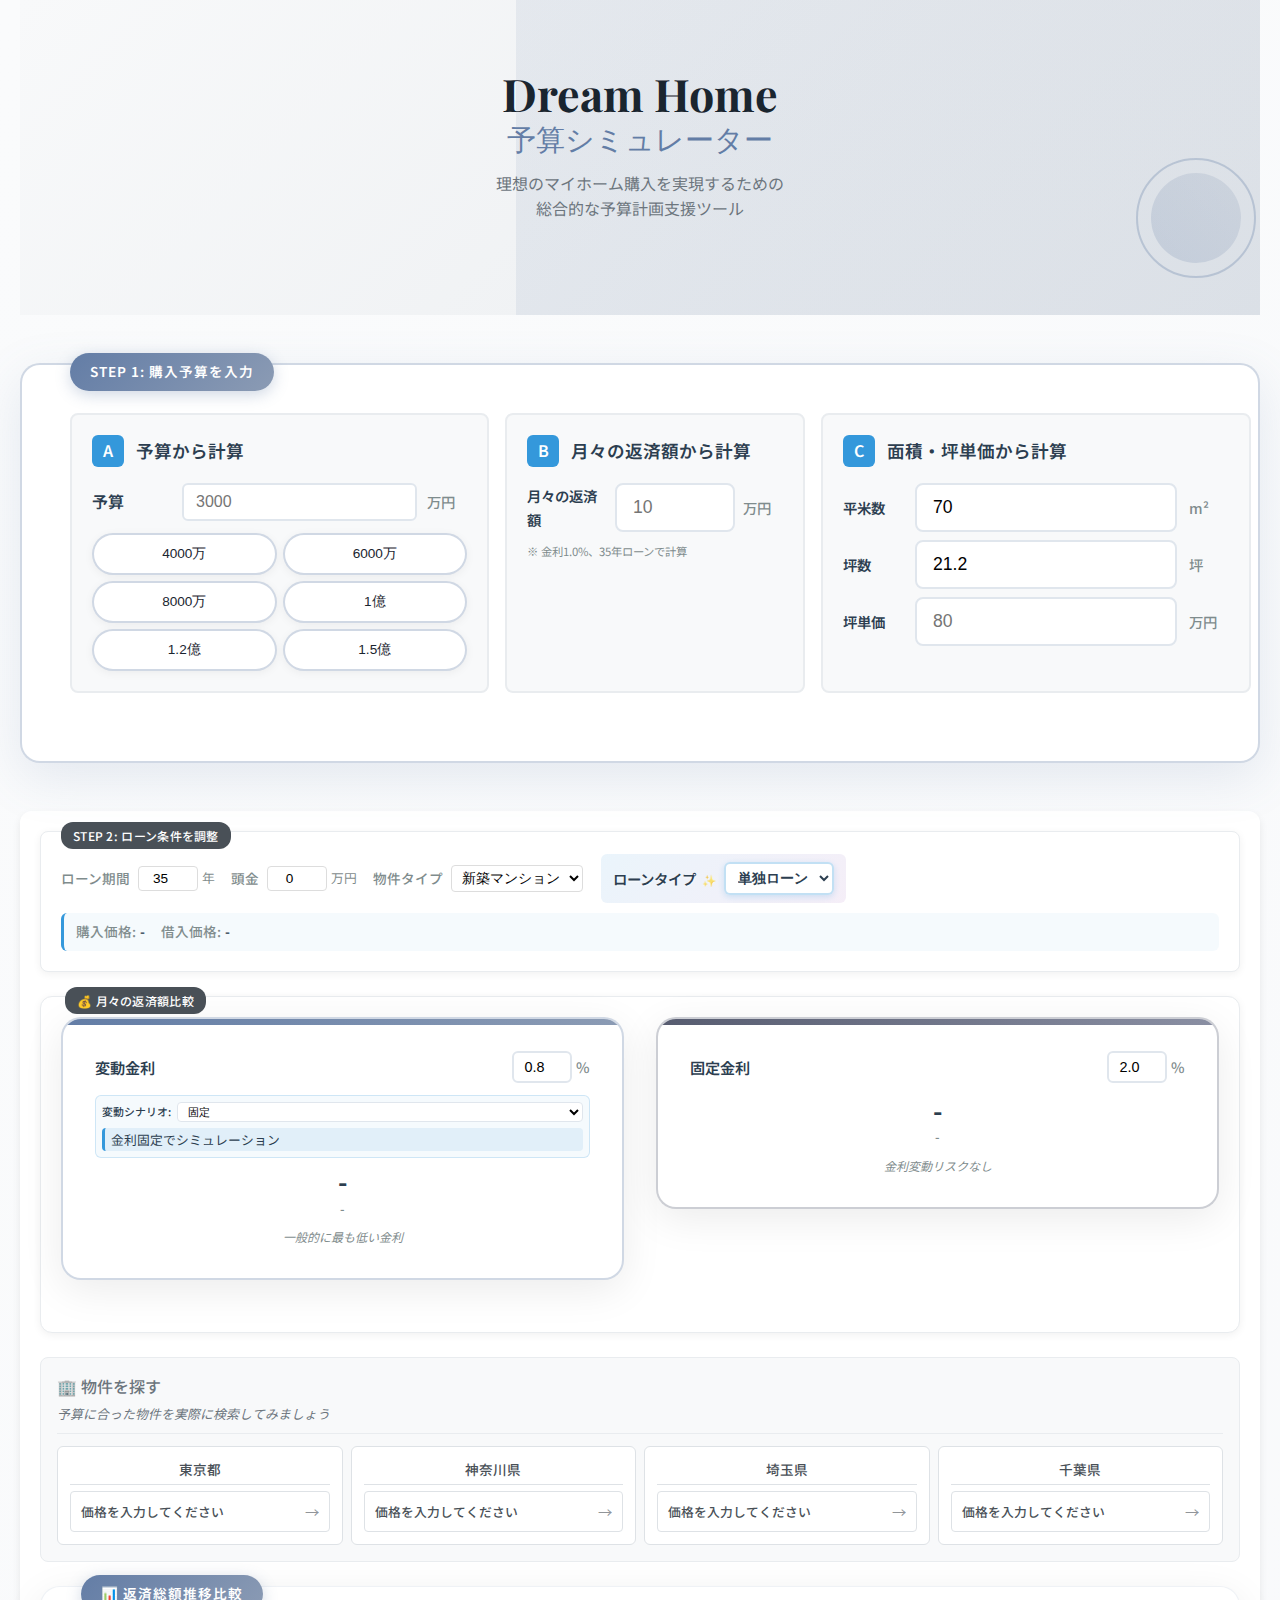
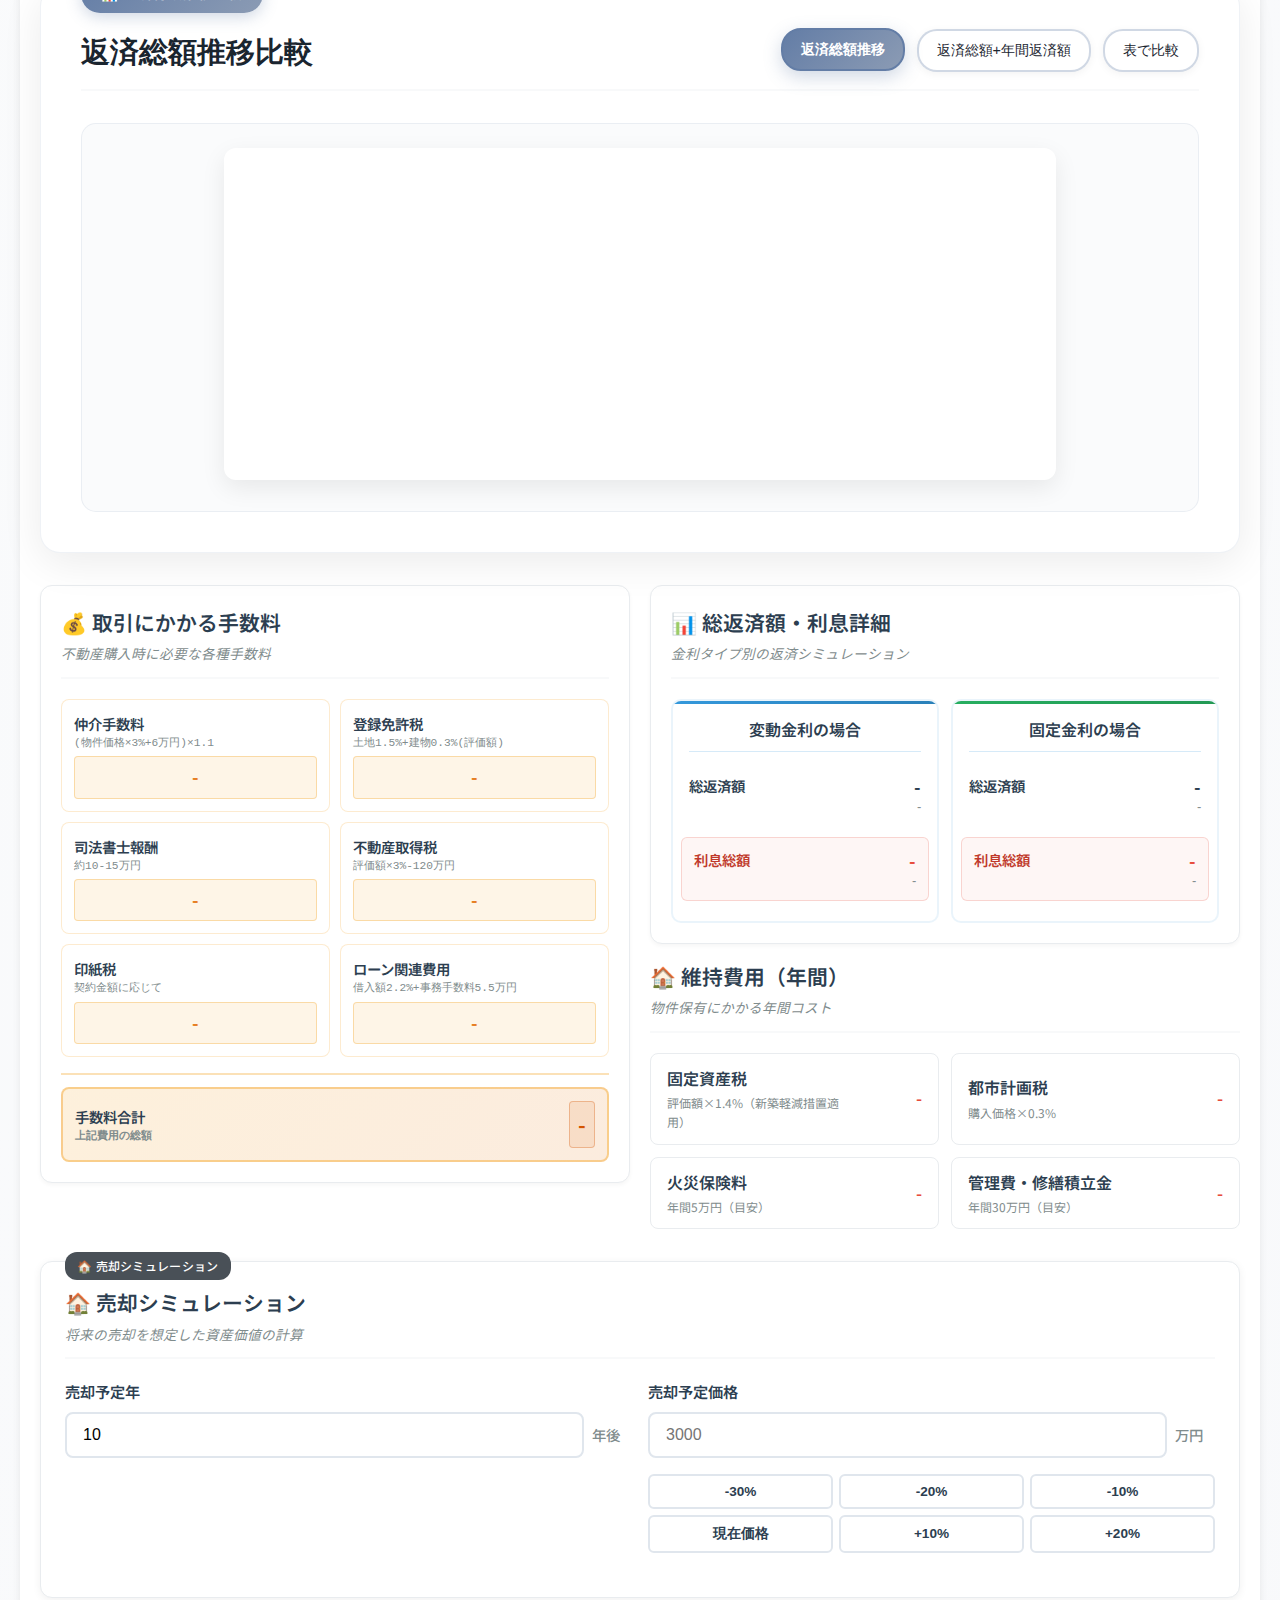
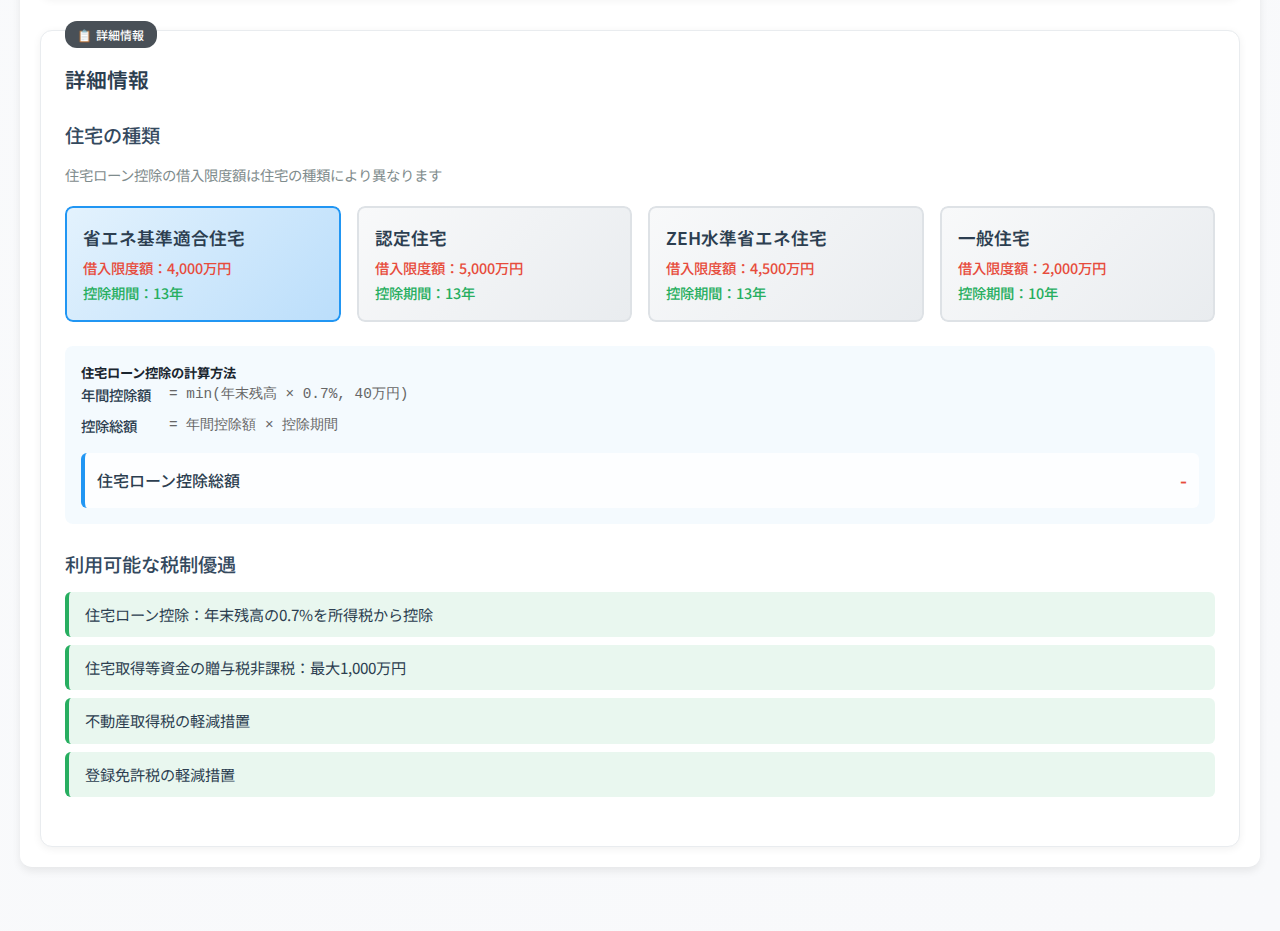
<file: index.html>
<!DOCTYPE html>
<html lang="ja">
<head>
    <meta charset="UTF-8">
    <meta name="viewport" content="width=device-width, initial-scale=1.0">
    <title>夢のマイホーム予算シミュレーター</title>
    
    <!-- Google Fonts -->
    <link rel="preconnect" href="https://fonts.googleapis.com">
    <link rel="preconnect" href="https://fonts.gstatic.com" crossorigin>
    <link href="https://fonts.googleapis.com/css2?family=Noto+Sans+JP:wght@300;400;500;700&family=Playfair+Display:wght@400;500;700&display=swap" rel="stylesheet">
    
    <link rel="stylesheet" href="styles.css">
</head>
<body>
    <div class="container">
        <header class="hero-header">
            <div class="header-content">
                <h1 class="main-title">
                    Dream Home<br>
                    <span class="subtitle">予算シミュレーター</span>
                </h1>
                <p class="header-description">
                    理想のマイホーム購入を実現するための<br>
                    総合的な予算計画支援ツール
                </p>
            </div>
            <div class="header-decoration">
                <div class="decoration-circle"></div>
                <div class="decoration-gradient"></div>
            </div>
        </header>

        <main>
            <div class="input-section">
                <form id="propertyForm">
                    <div class="input-methods">
                        <!-- 方法1: 予算から検索 -->
                        <div class="input-method budget-method">
                            <div class="method-header">
                                <div class="method-number">A</div>
                                <div class="method-title">予算から計算</div>
                            </div>
                            <div class="method-content">
                                <div class="budget-input-group">
                                    <label for="budget">予算</label>
                                    <input type="number" id="budget" name="budget" placeholder="3000">
                                    <span class="unit">万円</span>
                                </div>
                                <div class="budget-buttons">
                                    <button type="button" class="budget-btn" data-amount="4000">4000万</button>
                                    <button type="button" class="budget-btn" data-amount="6000">6000万</button>
                                    <button type="button" class="budget-btn" data-amount="8000">8000万</button>
                                    <button type="button" class="budget-btn" data-amount="10000">1億</button>
                                    <button type="button" class="budget-btn" data-amount="12000">1.2億</button>
                                    <button type="button" class="budget-btn" data-amount="15000">1.5億</button>
                                </div>
                            </div>
                        </div>

                        <!-- 方法2: 月々の返済額から検索 -->
                        <div class="input-method monthly-method">
                            <div class="method-header">
                                <div class="method-number">B</div>
                                <div class="method-title">月々の返済額から計算</div>
                            </div>
                            <div class="method-content">
                                <div class="monthly-input-group">
                                    <label for="monthlyPayment">月々の返済額</label>
                                    <input type="number" id="monthlyPayment" name="monthlyPayment" placeholder="10">
                                    <span class="unit">万円</span>
                                </div>
                                <div class="calculation-note">
                                    <small>※ 金利1.0%、35年ローンで計算</small>
                                </div>
                            </div>
                        </div>

                        <!-- 方法3: 面積・坪単価から検索 -->
                        <div class="input-method area-method">
                            <div class="method-header">
                                <div class="method-number">C</div>
                                <div class="method-title">面積・坪単価から計算</div>
                            </div>
                            <div class="method-content">
                                <div class="area-inputs">
                                    <div class="area-input-group">
                                        <label for="squareMeters">平米数</label>
                                        <input type="number" id="squareMeters" name="squareMeters" value="70" placeholder="70">
                                        <span class="unit">m²</span>
                                    </div>
                                    <div class="area-input-group">
                                        <label for="tsuboSize">坪数</label>
                                        <input type="number" id="tsuboSize" name="tsuboSize" step="0.1" placeholder="21.2">
                                        <span class="unit">坪</span>
                                    </div>
                                    <div class="area-input-group">
                                        <label for="pricePerTsubo">坪単価</label>
                                        <input type="number" id="pricePerTsubo" name="pricePerTsubo" placeholder="80">
                                        <span class="unit">万円</span>
                                    </div>
                                </div>
                            </div>
                        </div>
                    </div>
                </form>


            </div>

            <div class="results-section" id="resultsSection">
                <!-- ローン条件（小さめ） -->
                <div class="loan-conditions">
                    <div class="condition-inputs">
                        <div class="condition-item">
                            <label for="loanPeriod">ローン期間</label>
                            <div class="condition-input">
                                <input type="number" id="loanPeriod" name="loanPeriod" value="35" min="1" max="50">
                                <span>年</span>
                            </div>
                        </div>
                        <div class="condition-item">
                            <label for="downPayment">頭金</label>
                            <div class="condition-input">
                                <input type="number" id="downPayment" name="downPayment" value="0" min="0">
                                <span>万円</span>
                            </div>
                        </div>
                        <div class="condition-item">
                            <label for="propertyType">物件タイプ</label>
                            <div class="condition-input">
                                <select id="propertyType" name="propertyType">
                                    <option value="new-mansion">新築マンション</option>
                                    <option value="existing">中古物件</option>
                                    <option value="new-house">新築一戸建て</option>
                                </select>
                            </div>
                        </div>
                        <div class="condition-item loan-type-item">
                            <label for="loanType">ローンタイプ</label>
                            <div class="condition-input loan-type-input">
                                <select id="loanType" name="loanType">
                                    <option value="single">単独ローン</option>
                                    <option value="pair">ペアローン</option>
                                </select>
                            </div>
                        </div>
                    </div>
                    
                    <div class="condition-summary">
                        <div class="condition-value">
                            <span>購入価格:</span>
                            <span id="purchasePriceCondition">-</span>
                        </div>
                        <div class="condition-value">
                            <span>借入価格:</span>
                            <span id="loanAmountCondition">-</span>
                        </div>
                    </div>
                    
                    <!-- ペアローン設定 -->
                    <div class="pair-loan-settings" id="pairLoanSettings" style="display: none;">
                        <div class="pair-loan-header">
                            <h4>ペアローン借入割合</h4>
                            <span class="pair-loan-note">夫婦それぞれが個別にローンを組みます</span>
                        </div>
                        <div class="pair-loan-controls">
                            <div class="pair-loan-item">
                                <label for="husbandRatio">夫の借入割合</label>
                                <div class="pair-ratio-input">
                                    <input type="number" id="husbandRatio" value="60" min="0" max="100" step="5">
                                    <span>%</span>
                                </div>
                            </div>
                            <div class="pair-loan-item">
                                <label for="wifeRatio">妻の借入割合</label>
                                <div class="pair-ratio-input">
                                    <input type="number" id="wifeRatio" value="40" min="0" max="100" step="5">
                                    <span>%</span>
                                </div>
                            </div>
                        </div>
                    </div>
                </div>

                <!-- 最重要：月々の返済額比較 -->
                <div class="main-results">
                    <div class="payment-comparison">
                        <div class="payment-card variable-card">
                            <div class="payment-header">
                                <div class="rate-type">変動金利</div>
                                <div class="rate-value">
                                    <input type="number" id="variableRate" value="0.8" step="0.01" min="0" max="10">
                                    <span>%</span>
                                </div>
                            </div>
                            <div class="variable-simulation">
                                <div class="simulation-controls">
                                    <div class="simulation-row">
                                        <label for="variableScenario">変動シナリオ:</label>
                                        <select id="variableScenario">
                                            <option value="fixed">固定</option>
                                            <option value="gradual-increase">段階的上昇</option>
                                            <option value="sudden-increase">急激な上昇</option>
                                            <option value="fluctuation">上下変動</option>
                                        </select>
                                    </div>
                                    <div class="simulation-row simulation-details" id="simulationDetails" style="display: none;">
                                        <label for="maxRate">最高金利:</label>
                                        <input type="number" id="maxRate" value="3.0" step="0.1" min="0" max="10">
                                        <span>%</span>
                                    </div>
                                </div>
                                <div class="scenario-description" id="scenarioDescription">
                                    金利固定でシミュレーション
                                </div>
                            </div>
                            <div class="payment-amount">
                                <div class="amount-main" id="variableMonthly">-</div>
                                <div class="amount-sub" id="variableMonthlyJapanese">-</div>
                            </div>
                            <!-- ペアローン時の詳細表示 -->
                            <div class="pair-loan-details" id="variablePairDetails" style="display: none;">
                                <div class="pair-payment-row">
                                    <span>夫:</span>
                                    <span id="variableHusbandMonthly">-</span>
                                </div>
                                <div class="pair-payment-row">
                                    <span>妻:</span>
                                    <span id="variableWifeMonthly">-</span>
                                </div>
                            </div>
                            <div class="payment-note" id="variablePaymentNote">一般的に最も低い金利</div>
                        </div>

                        <div class="payment-card fixed-card">
                            <div class="payment-header">
                                <div class="rate-type">固定金利</div>
                                <div class="rate-value">
                                    <input type="number" id="fixedRate" value="2.0" step="0.01" min="0" max="10">
                                    <span>%</span>
                                </div>
                            </div>
                            <div class="payment-amount">
                                <div class="amount-main" id="fixedMonthly">-</div>
                                <div class="amount-sub" id="fixedMonthlyJapanese">-</div>
                            </div>
                            <!-- ペアローン時の詳細表示 -->
                            <div class="pair-loan-details" id="fixedPairDetails" style="display: none;">
                                <div class="pair-payment-row">
                                    <span>夫:</span>
                                    <span id="fixedHusbandMonthly">-</span>
                                </div>
                                <div class="pair-payment-row">
                                    <span>妻:</span>
                                    <span id="fixedWifeMonthly">-</span>
                                </div>
                            </div>
                            <div class="payment-note">金利変動リスクなし</div>
                        </div>

                    </div>
                </div>

                <!-- 物件購入リンク -->
                <div class="property-links-section">
                    <div class="section-header">
                        <h4>🏢 物件を探す</h4>
                        <p class="section-subtitle">予算に合った物件を実際に検索してみましょう</p>
                    </div>
                    
                    <div class="property-links-grid">
                        <div class="property-link-card">
                            <div class="prefecture-name">東京都</div>
                            <a href="#" class="prefecture-link" data-prefecture="13">
                                <span class="price-display" id="tokyoPrice">-</span>
                                <span class="link-arrow">→</span>
                            </a>
                        </div>
                        
                        <div class="property-link-card">
                            <div class="prefecture-name">神奈川県</div>
                            <a href="#" class="prefecture-link" data-prefecture="14">
                                <span class="price-display" id="kanagawaPrice">-</span>
                                <span class="link-arrow">→</span>
                            </a>
                        </div>
                        
                        <div class="property-link-card">
                            <div class="prefecture-name">埼玉県</div>
                            <a href="#" class="prefecture-link" data-prefecture="11">
                                <span class="price-display" id="saitamaPrice">-</span>
                                <span class="link-arrow">→</span>
                            </a>
                        </div>
                        
                        <div class="property-link-card">
                            <div class="prefecture-name">千葉県</div>
                            <a href="#" class="prefecture-link" data-prefecture="12">
                                <span class="price-display" id="chibaPrice">-</span>
                                <span class="link-arrow">→</span>
                            </a>
                        </div>
                    </div>
                </div>

                <!-- 返済総額推移 -->
                <div class="chart-section">
                    <div class="chart-header">
                        <h3>返済総額推移比較</h3>
                        <div class="chart-toggle">
                            <button type="button" class="toggle-btn active" id="chartToggle" data-view="chart">返済総額推移</button>
                            <button type="button" class="toggle-btn" id="dualToggle" data-view="dual">返済総額+年間返済額</button>
                            <button type="button" class="toggle-btn" id="tableToggle" data-view="table">表で比較</button>
                        </div>
                    </div>
                    
                    <div class="chart-container" id="chartContainer">
                        <canvas id="assetChart" width="800" height="300"></canvas>
                    </div>
                    
                    <div class="table-container" id="tableContainer" style="display: none;">
                        <div class="comparison-table">
                            <table>
                                <thead>
                                    <tr>
                                        <th>年数</th>
                                        <th>変動金利</th>
                                        <th>固定金利</th>
                                        <th>差額（変動-固定）</th>
                                    </tr>
                                </thead>
                                <tbody id="comparisonTableBody">
                                    <!-- JavaScriptで動的に生成 -->
                                </tbody>
                            </table>
                        </div>
                    </div>
                </div>

                <!-- 詳細設定・詳細情報 -->
                <div class="secondary-info">
                    <!-- 取引にかかる手数料 -->
                    <div class="transaction-fees">
                        <div class="section-header">
                            <h4>💰 取引にかかる手数料</h4>
                            <p class="section-subtitle">不動産購入時に必要な各種手数料</p>
                        </div>
                        
                        <div class="fees-content">
                            <div class="fees-grid">
                                <div class="fee-item">
                                    <div class="fee-label">
                                        <span>仲介手数料</span>
                                        <small>(物件価格×3%+6万円)×1.1</small>
                                    </div>
                                    <div class="fee-value" id="brokerageFee">-</div>
                                </div>
                                <div class="fee-item">
                                    <div class="fee-label">
                                        <span>登録免許税</span>
                                        <small>土地1.5%+建物0.3%(評価額)</small>
                                    </div>
                                    <div class="fee-value" id="registrationTax">-</div>
                                </div>
                                <div class="fee-item">
                                    <div class="fee-label">
                                        <span>司法書士報酬</span>
                                        <small>約10-15万円</small>
                                    </div>
                                    <div class="fee-value" id="judicialScrivenerFee">-</div>
                                </div>
                                <div class="fee-item">
                                    <div class="fee-label">
                                        <span>不動産取得税</span>
                                        <small>評価額×3%-120万円</small>
                                    </div>
                                    <div class="fee-value" id="propertyAcquisitionTax">-</div>
                                </div>
                                <div class="fee-item">
                                    <div class="fee-label">
                                        <span>印紙税</span>
                                        <small>契約金額に応じて</small>
                                    </div>
                                    <div class="fee-value" id="stampTax">-</div>
                                </div>
                                <div class="fee-item">
                                    <div class="fee-label">
                                        <span>ローン関連費用</span>
                                        <small>借入額2.2%+事務手数料5.5万円</small>
                                    </div>
                                    <div class="fee-value" id="loanFees">-</div>
                                </div>
                            </div>
                            
                            <div class="fees-summary">
                                <div class="fee-item total-fee">
                                    <div class="fee-label">
                                        <span>手数料合計</span>
                                        <small>上記費用の総額</small>
                                    </div>
                                    <div class="fee-value" id="totalFees">-</div>
                                </div>
                            </div>
                        </div>
                    </div>

                    <!-- 右側のカラム：返済情報と維持費用 -->
                    <div class="right-column">
                        <!-- 詳細な返済情報 -->
                        <div class="detailed-payments">
                            <div class="section-header">
                                <h4>📊 総返済額・利息詳細</h4>
                                <p class="section-subtitle">金利タイプ別の返済シミュレーション</p>
                            </div>
                            
                            <div class="payment-details-grid">
                                <div class="payment-detail-card">
                                    <h5>変動金利の場合</h5>
                                    <div class="detail-items">
                                        <div class="detail-row">
                                            <span>総返済額</span>
                                            <div class="detail-value">
                                                <div class="value-main" id="variableTotal">-</div>
                                                <div class="value-sub" id="variableTotalJapanese">-</div>
                                            </div>
                                        </div>
                                        <div class="detail-row interest-row">
                                            <span>利息総額</span>
                                            <div class="detail-value">
                                                <div class="value-main" id="variableInterest">-</div>
                                                <div class="value-sub" id="variableInterestJapanese">-</div>
                                            </div>
                                        </div>
                                    </div>
                                </div>

                                <div class="payment-detail-card">
                                    <h5>固定金利の場合</h5>
                                    <div class="detail-items">
                                        <div class="detail-row">
                                            <span>総返済額</span>
                                            <div class="detail-value">
                                                <div class="value-main" id="fixedTotal">-</div>
                                                <div class="value-sub" id="fixedTotalJapanese">-</div>
                                            </div>
                                        </div>
                                        <div class="detail-row interest-row">
                                            <span>利息総額</span>
                                            <div class="detail-value">
                                                <div class="value-main" id="fixedInterest">-</div>
                                                <div class="value-sub" id="fixedInterestJapanese">-</div>
                                            </div>
                                        </div>
                                    </div>
                                </div>
                            </div>
                        </div>

                        <!-- 維持費用 -->
                        <div class="maintenance-costs-section">
                            <div class="section-header">
                                <h4>🏠 維持費用（年間）</h4>
                                <p class="section-subtitle">物件保有にかかる年間コスト</p>
                            </div>
                            <div class="maintenance-costs-grid">
                                <div class="maintenance-item">
                                    <div class="maintenance-label">
                                        <span>固定資産税</span>
                                        <small>評価額×1.4%（新築軽減措置適用）</small>
                                    </div>
                                    <div class="maintenance-value" id="propertyTax">-</div>
                                </div>
                                <div class="maintenance-item">
                                    <div class="maintenance-label">
                                        <span>都市計画税</span>
                                        <small>購入価格×0.3%</small>
                                    </div>
                                    <div class="maintenance-value" id="cityPlanningTax">-</div>
                                </div>
                                <div class="maintenance-item">
                                    <div class="maintenance-label">
                                        <span>火災保険料</span>
                                        <small>年間5万円（目安）</small>
                                    </div>
                                    <div class="maintenance-value" id="fireInsurance">-</div>
                                </div>
                                <div class="maintenance-item">
                                    <div class="maintenance-label">
                                        <span>管理費・修繕積立金</span>
                                        <small>年間30万円（目安）</small>
                                    </div>
                                    <div class="maintenance-value" id="maintenanceFee">-</div>
                                </div>
                            </div>
                        </div>
                    </div>
                </div>

                <!-- 売却シミュレーション -->
                <div class="sale-simulation-section">
                    <div class="section-header">
                        <h4>🏠 売却シミュレーション</h4>
                        <p class="section-subtitle">将来の売却を想定した資産価値の計算</p>
                    </div>
                    
                    <div class="sale-simulation-form">
                        <div class="sale-inputs">
                            <div class="sale-input-group">
                                <label for="saleYear">売却予定年</label>
                                <div class="sale-input-wrapper">
                                    <input type="number" id="saleYear" value="10" min="1" max="35">
                                    <span>年後</span>
                                </div>
                            </div>
                            <div class="sale-input-group">
                                <label for="salePrice">売却予定価格</label>
                                <div class="sale-input-wrapper">
                                    <input type="number" id="salePrice" placeholder="3000">
                                    <span>万円</span>
                                </div>
                                <div class="sale-price-buttons">
                                    <button type="button" class="sale-price-btn" data-rate="-30">-30%</button>
                                    <button type="button" class="sale-price-btn" data-rate="-20">-20%</button>
                                    <button type="button" class="sale-price-btn" data-rate="-10">-10%</button>
                                    <button type="button" class="sale-price-btn" data-rate="0">現在価格</button>
                                    <button type="button" class="sale-price-btn" data-rate="10">+10%</button>
                                    <button type="button" class="sale-price-btn" data-rate="20">+20%</button>
                                </div>
                            </div>
                        </div>
                        
                        <div class="sale-results" id="saleResults" style="display: none;">
                            <div class="sale-summary">
                                <div class="sale-summary-grid">
                                    <div class="sale-summary-item total-gain variable-result">
                                        <div class="summary-label">実質利益/損失（変動金利）</div>
                                        <div class="summary-value" id="variableTotalGainLoss">-</div>
                                        <div class="summary-note" id="variableGainLossNote">-</div>
                                    </div>
                                    <div class="sale-summary-item total-gain fixed-result">
                                        <div class="summary-label">実質利益/損失（固定金利）</div>
                                        <div class="summary-value" id="fixedTotalGainLoss">-</div>
                                        <div class="summary-note" id="fixedGainLossNote">-</div>
                                    </div>
                                </div>
                            </div>
                            
                            <div class="sale-breakdown">
                                <h5>詳細内訳</h5>
                                <div class="sale-breakdown-grid">
                                    <div class="breakdown-item">
                                        <div class="breakdown-label">
                                            <span>売却価格</span>
                                            <small>設定した売却価格</small>
                                        </div>
                                        <div class="breakdown-value" id="saleGrossPrice">-</div>
                                    </div>
                                    <div class="breakdown-item negative">
                                        <div class="breakdown-label">
                                            <span>売却手数料</span>
                                            <small>仲介手数料+印紙税+その他費用</small>
                                        </div>
                                        <div class="breakdown-value" id="saleFees">-</div>
                                    </div>
                                    <div class="breakdown-item">
                                        <div class="breakdown-label">
                                            <span>売却手取り</span>
                                            <small>売却価格 - 売却手数料</small>
                                        </div>
                                        <div class="breakdown-value" id="saleNetPrice">-</div>
                                    </div>
                                    <div class="breakdown-item negative">
                                        <div class="breakdown-label">
                                            <span>残債額</span>
                                            <small>売却時点でのローン残高</small>
                                        </div>
                                        <div class="breakdown-value" id="remainingLoan">-</div>
                                    </div>
                                    <div class="breakdown-item negative">
                                        <div class="breakdown-label">
                                            <span>これまでの返済額</span>
                                            <small>月々返済額 × 経過月数</small>
                                        </div>
                                        <div class="breakdown-value" id="totalPaid">-</div>
                                    </div>
                                    <div class="breakdown-item negative sub-item">
                                        <div class="breakdown-label">
                                            <span>　├ 元本返済分</span>
                                            <small>ローン元本の返済に充てられた部分</small>
                                        </div>
                                        <div class="breakdown-value" id="principalPaid">-</div>
                                    </div>
                                    <div class="breakdown-item negative sub-item">
                                        <div class="breakdown-label">
                                            <span>　└ 利息支払分</span>
                                            <small>金利として支払った部分</small>
                                        </div>
                                        <div class="breakdown-value" id="interestPaid">-</div>
                                    </div>
                                    <div class="breakdown-item negative">
                                        <div class="breakdown-label">
                                            <span>購入時手数料</span>
                                            <small>購入時の取引手数料合計</small>
                                        </div>
                                        <div class="breakdown-value" id="purchaseFees">-</div>
                                    </div>
                                    <div class="breakdown-item negative">
                                        <div class="breakdown-label">
                                            <span>維持費累計</span>
                                            <small>年間維持費 × 経過年数</small>
                                        </div>
                                        <div class="breakdown-value" id="maintenanceTotal">-</div>
                                    </div>
                                </div>
                            </div>
                        </div>
                    </div>
                </div>

                <div class="details-section">
                    <h3>詳細情報</h3>
                    
                    <!-- 住宅の種類 -->
                    <div class="detail-table">
                        <h4>住宅の種類</h4>
                        <p class="section-description">住宅ローン控除の借入限度額は住宅の種類により異なります</p>
                        <div class="housing-type-grid">
                            <div class="housing-type-option" data-type="energy-efficient">
                                <div class="housing-type-content">
                                    <input type="radio" id="energyEfficient" name="homeType" value="energy-efficient" checked>
                                    <label for="energyEfficient">
                                        <div class="housing-type-name">省エネ基準適合住宅</div>
                                        <div class="housing-type-limit">借入限度額：4,000万円</div>
                                        <div class="housing-type-period">控除期間：13年</div>
                                    </label>
                                </div>
                            </div>
                            <div class="housing-type-option" data-type="certified">
                                <div class="housing-type-content">
                                    <input type="radio" id="certified" name="homeType" value="certified">
                                    <label for="certified">
                                        <div class="housing-type-name">認定住宅</div>
                                        <div class="housing-type-limit">借入限度額：5,000万円</div>
                                        <div class="housing-type-period">控除期間：13年</div>
                                    </label>
                                </div>
                            </div>
                            <div class="housing-type-option" data-type="zeh">
                                <div class="housing-type-content">
                                    <input type="radio" id="zeh" name="homeType" value="zeh">
                                    <label for="zeh">
                                        <div class="housing-type-name">ZEH水準省エネ住宅</div>
                                        <div class="housing-type-limit">借入限度額：4,500万円</div>
                                        <div class="housing-type-period">控除期間：13年</div>
                                    </label>
                                </div>
                            </div>
                            <div class="housing-type-option" data-type="basic">
                                <div class="housing-type-content">
                                    <input type="radio" id="basic" name="homeType" value="basic">
                                    <label for="basic">
                                        <div class="housing-type-name">一般住宅</div>
                                        <div class="housing-type-limit">借入限度額：2,000万円</div>
                                        <div class="housing-type-period">控除期間：10年</div>
                                    </label>
                                </div>
                            </div>
                        </div>
                        <div class="housing-loan-deduction-info">
                            <h5>住宅ローン控除の計算方法</h5>
                            <div class="calculation-formula">
                                <div class="formula-item">
                                    <span class="formula-label">年間控除額</span>
                                    <span class="formula-text">= min(年末残高 × 0.7%, 40万円)</span>
                                </div>
                                <div class="formula-item">
                                    <span class="formula-label">控除総額</span>
                                    <span class="formula-text">= 年間控除額 × 控除期間</span>
                                </div>
                            </div>
                            <div class="calculation-result" id="housingLoanDeductionResult">
                                <!-- 単独ローンの場合 -->
                                <div class="result-summary" id="singleLoanDeduction">
                                    <span class="result-label">住宅ローン控除総額</span>
                                    <span class="result-value" id="deductionTotalAmount">-</span>
                                </div>
                                
                                <!-- ペアローンの場合 -->
                                <div class="pair-loan-deduction" id="pairLoanDeduction" style="display: none;">
                                    <div class="pair-deduction-grid">
                                        <div class="deduction-item husband-deduction">
                                            <div class="deduction-header">
                                                <span class="deduction-person">夫</span>
                                                <span class="deduction-ratio" id="husbandDeductionRatio">60%</span>
                                            </div>
                                            <div class="deduction-amount">
                                                <span class="deduction-value" id="husbandDeductionAmount">-</span>
                                            </div>
                                        </div>
                                        <div class="deduction-item wife-deduction">
                                            <div class="deduction-header">
                                                <span class="deduction-person">妻</span>
                                                <span class="deduction-ratio" id="wifeDeductionRatio">40%</span>
                                            </div>
                                            <div class="deduction-amount">
                                                <span class="deduction-value" id="wifeDeductionAmount">-</span>
                                            </div>
                                        </div>
                                    </div>
                                    <div class="total-deduction">
                                        <span class="total-label">控除総額</span>
                                        <span class="total-value" id="pairDeductionTotal">-</span>
                                    </div>
                                </div>
                            </div>
                        </div>
                    </div>

                    <!-- 税制優遇 -->
                    <div class="detail-table">
                        <h4>利用可能な税制優遇</h4>
                        <ul id="taxBenefits">
                            <li>住宅ローン控除：年末残高の0.7%を所得税から控除</li>
                            <li>住宅取得等資金の贈与税非課税：最大1,000万円</li>
                            <li>不動産取得税の軽減措置</li>
                            <li>登録免許税の軽減措置</li>
                        </ul>
                    </div>
                </div>
            </div>
        </main>
    </div>

    <script src="script.js"></script>
</body>
</html>
</file>
<file: styles.css>
* {
    margin: 0;
    padding: 0;
    box-sizing: border-box;
}

html {
    scroll-behavior: smooth;
}

body {
    font-family: 'Noto Sans JP', sans-serif;
    background: linear-gradient(135deg, #fafbfc 0%, #f8f9fb 100%);
    color: #1a252f;
    line-height: 1.6;
    min-height: 100vh;
    -webkit-text-size-adjust: 100%;
    -webkit-font-smoothing: antialiased;
    overflow-x: hidden;
}

.container {
    max-width: 1400px;
    margin: 0 auto;
    padding: 0 20px;
}

main {
    padding: 0 0 4rem 0;
}

/* ===== ヒーローヘッダー ===== */
.hero-header {
    min-height: 35vh;
    display: flex;
    align-items: center;
    justify-content: center;
    background: linear-gradient(135deg, #f8f9fa 0%, #e9ecef 100%);
    padding: 2.5rem 2rem;
    position: relative;
    overflow: hidden;
    margin-bottom: 3rem;
}

.hero-header::before {
    content: '';
    position: absolute;
    top: 0;
    right: 0;
    width: 60%;
    height: 100%;
    background: linear-gradient(45deg, rgba(99, 125, 166, 0.1), rgba(139, 155, 180, 0.15));
    z-index: 1;
}

.header-content {
    text-align: center;
    position: relative;
    z-index: 2;
    max-width: 800px;
}

.main-title {
    font-family: 'Playfair Display', serif;
    font-size: 2.8rem;
    font-weight: 700;
    color: #1a252f;
    line-height: 1.1;
    margin-bottom: 1rem;
}

.subtitle {
    display: block;
    font-size: 1.8rem;
    color: #637da6;
    font-weight: 400;
    margin-top: 0.3rem;
}

.header-description {
    font-size: 1rem;
    color: #6c757d;
    line-height: 1.6;
    margin-bottom: 1.5rem;
}

.header-decoration {
    position: absolute;
    top: 50%;
    right: 10%;
    transform: translateY(-50%);
    z-index: 1;
}

.decoration-circle {
    width: 120px;
    height: 120px;
    border: 2px solid rgba(99, 125, 166, 0.3);
    border-radius: 50%;
    position: absolute;
}

.decoration-gradient {
    width: 90px;
    height: 90px;
    background: linear-gradient(45deg, rgba(99, 125, 166, 0.2), rgba(139, 155, 180, 0.2));
    border-radius: 50%;
    position: absolute;
    top: 15px;
    left: 15px;
}

/* ===== セクション基本スタイル ===== */
.section {
    background: white;
    border-radius: 20px;
    padding: 2.5rem;
    border: 1px solid rgba(99, 125, 166, 0.1);
    box-shadow: 0 10px 40px rgba(0, 0, 0, 0.08);
    margin-bottom: 2rem;
    transition: all 0.3s ease;
}

.section:hover {
    transform: translateY(-2px);
    box-shadow: 0 15px 50px rgba(0, 0, 0, 0.12);
}

.section-title {
    font-family: 'Playfair Display', serif;
    color: #1a252f;
    font-size: 2rem;
    font-weight: 600;
    margin-bottom: 1.5rem;
    padding-bottom: 1rem;
    border-bottom: 2px solid #f8f9fa;
    display: flex;
    align-items: center;
    gap: 12px;
    position: relative;
}

.section-title::before {
    content: '';
    width: 4px;
    height: 30px;
    background: linear-gradient(135deg, #637da6, #8b9bb4);
    border-radius: 2px;
}

.section-title::after {
    content: '';
    position: absolute;
    bottom: -2px;
    left: 0;
    width: 60px;
    height: 2px;
    background: linear-gradient(90deg, #637da6, #8b9bb4);
}

.input-section {
    background: white;
    border-radius: 20px;
    padding: 3rem;
    border: 2px solid rgba(99, 125, 166, 0.3);
    box-shadow: 0 15px 50px rgba(99, 125, 166, 0.15);
    position: relative;
    margin-bottom: 3rem;
}

.input-section::before {
    content: 'STEP 1: 購入予算を入力';
    position: absolute;
    top: -12px;
    left: 3rem;
    background: linear-gradient(135deg, #637da6, #8b9bb4);
    color: white;
    padding: 8px 20px;
    border-radius: 25px;
    font-size: 0.85rem;
    font-weight: 600;
    letter-spacing: 1px;
    box-shadow: 0 4px 15px rgba(99, 125, 166, 0.3);
}


.input-methods {
    display: grid;
    grid-template-columns: repeat(3, 1fr);
    gap: 16px;
    margin-bottom: 20px;
}

.input-method {
    background: #f8f9fa;
    border-radius: 8px;
    padding: 20px;
    border: 2px solid #e9ecef;
    transition: all 0.3s ease;
    cursor: pointer;
}

.input-method:hover {
    border-color: #3498db;
    background: white;
    transform: translateY(-2px);
    box-shadow: 0 4px 12px rgba(52, 152, 219, 0.15);
}

.input-method:focus-within {
    border-color: #3498db;
    background: white;
    box-shadow: 0 0 0 3px rgba(52, 152, 219, 0.1);
}


.method-header {
    display: flex;
    align-items: center;
    gap: 12px;
    margin-bottom: 16px;
}

.method-number {
    width: 32px;
    height: 32px;
    border-radius: 6px;
    display: flex;
    align-items: center;
    justify-content: center;
    color: white;
    font-weight: 600;
    font-size: 1em;
    flex-shrink: 0;
    background: #3498db;
}

.method-title {
    color: #2c3e50;
    font-size: 1.1em;
    font-weight: 600;
}

.method-content {
    padding-left: 0;
}

.form-group label {
    color: #2c3e50;
    font-weight: 500;
    margin-bottom: 8px;
    font-size: 0.95em;
}

.form-group input,
.form-group select {
    padding: 12px 16px;
    border: 2px solid #e0e6ed;
    border-radius: 8px;
    font-size: 1em;
    transition: all 0.3s ease;
    background: #fff;
}

.form-group input:focus,
.form-group select:focus {
    outline: none;
    border-color: #3498db;
    box-shadow: 0 0 0 3px rgba(52, 152, 219, 0.1);
}

.form-group input::placeholder {
    color: #bdc3c7;
}

.calculate-btn {
    background: linear-gradient(135deg, #3498db, #2980b9);
    color: white;
    padding: 16px 40px;
    border: none;
    border-radius: 8px;
    font-size: 1.1em;
    font-weight: 600;
    cursor: pointer;
    display: block;
    margin: 0 auto;
    transition: all 0.3s ease;
    box-shadow: 0 4px 12px rgba(52, 152, 219, 0.3);
}

.calculate-btn:hover {
    transform: translateY(-2px);
    box-shadow: 0 6px 16px rgba(52, 152, 219, 0.4);
}

.results-section {
    background: rgba(255, 255, 255, 0.95);
    border-radius: 12px;
    padding: 20px;
    box-shadow: 0 4px 8px rgba(0, 0, 0, 0.08);
    margin-top: 20px;
}

.main-results {
    background: white;
    border-radius: 12px;
    padding: 20px;
    margin-bottom: 24px;
    border: 1px solid #e9ecef;
    box-shadow: 0 2px 8px rgba(0, 0, 0, 0.06);
    position: relative;
}

.main-results::before {
    content: '💰 月々の返済額比較';
    position: absolute;
    top: -10px;
    left: 24px;
    background: #495057;
    color: white;
    padding: 4px 12px;
    border-radius: 12px;
    font-size: 0.75em;
    font-weight: 500;
    letter-spacing: 0.3px;
    z-index: 1;
}

.payment-comparison {
    display: grid;
    grid-template-columns: repeat(2, 1fr);
    gap: 2rem;
    align-items: start;
    margin-bottom: 2rem;
}

/* 物件購入リンクセクション - 控えめなデザイン */
.property-links-section {
    background: #f8f9fa;
    border-radius: 8px;
    padding: 16px;
    margin-bottom: 24px;
    border: 1px solid #e9ecef;
    position: relative;
}

.property-links-section .section-header {
    margin-bottom: 12px;
    padding-bottom: 8px;
    border-bottom: 1px solid #e9ecef;
}

.property-links-section .section-header h4 {
    font-size: 1em;
    color: #6c757d;
    font-weight: 500;
    margin-bottom: 4px;
}

.property-links-section .section-subtitle {
    font-size: 0.8em;
    color: #6c757d;
    margin: 0;
}

.property-links-grid {
    display: grid;
    grid-template-columns: repeat(4, 1fr);
    gap: 8px;
    margin-top: 4px;
}

.property-link-card {
    background: white;
    border-radius: 6px;
    padding: 12px;
    border: 1px solid #dee2e6;
    transition: all 0.2s ease;
}

.property-link-card:hover {
    transform: translateY(-1px);
    box-shadow: 0 2px 8px rgba(0, 0, 0, 0.1);
    border-color: #adb5bd;
}

.prefecture-name {
    font-size: 0.85em;
    font-weight: 500;
    color: #495057;
    margin-bottom: 6px;
    text-align: center;
    padding-bottom: 4px;
    border-bottom: 1px solid #dee2e6;
}

.prefecture-link {
    display: flex;
    justify-content: space-between;
    align-items: center;
    padding: 8px 10px;
    background: transparent;
    border: 1px solid #dee2e6;
    border-radius: 4px;
    text-decoration: none;
    color: #495057;
    transition: all 0.2s ease;
    min-height: 36px;
}

.prefecture-link:hover {
    background: #e9ecef;
    color: #495057;
    border-color: #adb5bd;
}

.price-display {
    font-size: 0.8em;
    font-weight: 500;
}

.link-arrow {
    font-size: 0.9em;
    font-weight: normal;
    opacity: 0.6;
    transition: all 0.2s ease;
}

.prefecture-link:hover .link-arrow {
    opacity: 0.8;
    transform: translateX(2px);
}

.payment-card {
    background: white;
    border-radius: 20px;
    padding: 2rem;
    border: 2px solid transparent;
    transition: all 0.4s ease;
    position: relative;
    overflow: hidden;
    box-shadow: 0 10px 40px rgba(0, 0, 0, 0.08);
}

.payment-card:hover {
    transform: translateY(-5px);
    box-shadow: 0 20px 60px rgba(0, 0, 0, 0.15);
}

.payment-card::before {
    content: '';
    position: absolute;
    top: 0;
    left: 0;
    right: 0;
    height: 6px;
    border-radius: 20px 20px 0 0;
}

.variable-card {
    border-color: rgba(99, 125, 166, 0.3);
}

.variable-card::before {
    background: linear-gradient(90deg, #637da6, #8b9bb4);
}

.fixed-card {
    border-color: rgba(87, 92, 112, 0.3);
}

.fixed-card::before {
    background: linear-gradient(90deg, #575c70, #8a8fa3);
}


.payment-header {
    display: flex;
    justify-content: space-between;
    align-items: center;
    margin-bottom: 12px;
}

.rate-type {
    color: #2c3e50;
    font-size: 0.95em;
    font-weight: 600;
}

.rate-value {
    display: flex;
    align-items: center;
    gap: 4px;
}

.rate-value input {
    width: 60px;
    padding: 6px 8px;
    border: 2px solid #e0e6ed;
    border-radius: 6px;
    font-size: 0.9em;
    text-align: center;
    font-weight: 500;
}

.rate-value span {
    color: #7f8c8d;
    font-size: 0.9em;
    font-weight: 500;
}

.payment-amount {
    text-align: center;
    margin-bottom: 8px;
}

.amount-main {
    color: #2c3e50;
    font-size: 1.6em;
    font-weight: 700;
    line-height: 1.2;
}

.amount-sub {
    color: #7f8c8d;
    font-size: 0.8em;
    font-weight: 500;
    margin-top: 2px;
}

.payment-note {
    text-align: center;
    color: #7f8c8d;
    font-size: 0.75em;
    font-style: italic;
}

.variable-simulation {
    margin: 8px 0;
    padding: 6px;
    background: rgba(52, 152, 219, 0.05);
    border-radius: 6px;
    border: 1px solid rgba(52, 152, 219, 0.2);
}

.simulation-controls {
    display: flex;
    flex-direction: column;
    gap: 6px;
}

.simulation-row {
    display: flex;
    align-items: center;
    gap: 6px;
    font-size: 0.8em;
}

.simulation-row label {
    color: #2c3e50;
    font-weight: 500;
    min-width: 65px;
    font-size: 0.85em;
}

.simulation-row select {
    flex: 1;
    padding: 2px 6px;
    border: 1px solid #e0e6ed;
    border-radius: 4px;
    font-size: 0.85em;
    background: white;
}

.simulation-row input {
    width: 50px;
    padding: 2px 4px;
    border: 1px solid #e0e6ed;
    border-radius: 4px;
    font-size: 0.85em;
    text-align: center;
}

.simulation-row span {
    color: #7f8c8d;
    font-size: 0.8em;
}

.scenario-description {
    padding: 4px 6px;
    background: rgba(52, 152, 219, 0.1);
    border-radius: 4px;
    font-size: 0.8em;
    color: #2c3e50;
    line-height: 1.2;
    margin-top: 6px;
    border-left: 3px solid #3498db;
}

.result-card {
    background: rgba(255, 255, 255, 0.8);
    border-radius: 10px;
    padding: 20px;
    text-align: center;
    border: 2px solid #ecf0f1;
    transition: all 0.3s ease;
}

.result-card:hover {
    transform: translateY(-5px);
    box-shadow: 0 8px 20px rgba(0, 0, 0, 0.1);
}

.result-card h3 {
    color: #34495e;
    font-size: 1.1em;
    margin-bottom: 15px;
    font-weight: 500;
}

.result-value {
    color: #2c3e50;
    font-size: 1.6em;
    font-weight: 700;
}

.result-value-japanese {
    color: #7f8c8d;
    font-size: 0.9em;
    font-weight: 500;
    margin-top: 5px;
}

.chart-section {
    background: white;
    border-radius: 20px;
    padding: 2.5rem;
    margin-bottom: 2rem;
    border: 1px solid rgba(99, 125, 166, 0.1);
    box-shadow: 0 10px 40px rgba(0, 0, 0, 0.08);
    position: relative;
    transition: all 0.3s ease;
}

.chart-section:hover {
    transform: translateY(-2px);
    box-shadow: 0 15px 50px rgba(0, 0, 0, 0.12);
}

.chart-section::before {
    content: '📊 返済総額推移比較';
    position: absolute;
    top: -12px;
    left: 2.5rem;
    background: linear-gradient(135deg, #637da6, #8b9bb4);
    color: white;
    padding: 8px 20px;
    border-radius: 25px;
    font-size: 0.85rem;
    font-weight: 600;
    letter-spacing: 1px;
    box-shadow: 0 4px 15px rgba(99, 125, 166, 0.3);
}

.chart-header {
    display: flex;
    justify-content: space-between;
    align-items: center;
    margin-bottom: 2rem;
    padding-bottom: 1rem;
    border-bottom: 2px solid #f8f9fa;
}

.chart-header h3 {
    font-family: 'Playfair Display', serif;
    color: #1a252f;
    font-size: 1.8rem;
    font-weight: 600;
    margin: 0;
}

.chart-toggle {
    display: flex;
    gap: 12px;
    flex-wrap: wrap;
}

.toggle-btn {
    padding: 10px 18px;
    border: 2px solid rgba(99, 125, 166, 0.3);
    border-radius: 20px;
    background: white;
    color: #1a252f;
    font-size: 0.9rem;
    font-weight: 500;
    cursor: pointer;
    transition: all 0.3s ease;
    box-shadow: 0 2px 8px rgba(0, 0, 0, 0.05);
}

.toggle-btn:hover {
    border-color: #637da6;
    background: rgba(99, 125, 166, 0.1);
    transform: translateY(-1px);
    box-shadow: 0 4px 12px rgba(99, 125, 166, 0.2);
}

.toggle-btn.active {
    border-color: #637da6;
    background: linear-gradient(135deg, #637da6, #8b9bb4);
    color: white;
    font-weight: 600;
    transform: translateY(-1px);
    box-shadow: 0 6px 18px rgba(99, 125, 166, 0.3);
}

.chart-container {
    text-align: center;
    padding: 1.5rem;
    background: #fafbfc;
    border-radius: 15px;
    border: 1px solid rgba(99, 125, 166, 0.1);
}

#assetChart {
    max-width: 100%;
    height: auto;
    border-radius: 12px;
    box-shadow: 0 8px 25px rgba(0, 0, 0, 0.08);
    background: white;
    padding: 1rem;
}

.comparison-table {
    overflow-x: auto;
    border-radius: 15px;
    box-shadow: 0 8px 25px rgba(0, 0, 0, 0.08);
    background: white;
}

.comparison-table table {
    width: 100%;
    border-collapse: collapse;
    background: white;
    font-size: 0.9em;
}

.comparison-table th {
    background: linear-gradient(135deg, #637da6, #8b9bb4);
    color: white;
    padding: 15px 12px;
    text-align: center;
    font-weight: 600;
    font-size: 0.9rem;
    letter-spacing: 0.5px;
}

.comparison-table td {
    padding: 10px 8px;
    text-align: center;
    border-bottom: 1px solid #e0e6ed;
    font-weight: 500;
}

.comparison-table tr:nth-child(even) {
    background: rgba(52, 152, 219, 0.02);
}

.comparison-table tr:hover {
    background: rgba(52, 152, 219, 0.05);
}

.comparison-table .year-col {
    font-weight: 600;
    color: #2c3e50;
    background: rgba(52, 152, 219, 0.1);
}

.comparison-table .variable-col {
    color: #3498db;
    font-weight: 600;
}

.comparison-table .fixed-col {
    color: #27ae60;
    font-weight: 600;
}


.comparison-table .diff-col {
    font-weight: 600;
}

.comparison-table .diff-positive {
    color: #e74c3c;
}

.comparison-table .diff-negative {
    color: #27ae60;
}

.details-section {
    background: white;
    border-radius: 12px;
    padding: 24px;
    margin-top: 32px;
    border: 1px solid #e9ecef;
    box-shadow: 0 2px 8px rgba(0, 0, 0, 0.06);
    position: relative;
}

.details-section::before {
    content: '📋 詳細情報';
    position: absolute;
    top: -10px;
    left: 24px;
    background: #495057;
    color: white;
    padding: 4px 12px;
    border-radius: 12px;
    font-size: 0.75em;
    font-weight: 500;
    letter-spacing: 0.3px;
}

.details-section h3 {
    color: #2c3e50;
    font-size: 1.3em;
    margin-bottom: 24px;
    font-weight: 600;
    margin-top: 8px;
}

.detail-table {
    margin-bottom: 25px;
}

.maintenance-costs-grid {
    display: grid;
    grid-template-columns: repeat(2, 1fr);
    gap: 12px;
    margin-top: 12px;
}

.maintenance-item {
    display: flex;
    justify-content: space-between;
    align-items: center;
    padding: 12px 16px;
    background: rgba(255, 255, 255, 0.7);
    border-radius: 8px;
    border: 1px solid #e9ecef;
}

.maintenance-label {
    display: flex;
    flex-direction: column;
    gap: 2px;
}

.maintenance-label span {
    font-weight: 600;
    color: #2c3e50;
}

.maintenance-label small {
    font-size: 0.75em;
    color: #7f8c8d;
    font-weight: 400;
}

.maintenance-value {
    font-weight: 600;
    color: #e74c3c;
    font-size: 1.05em;
    text-align: right;
    min-width: 80px;
}

/* 売却シミュレーションセクション */
.sale-simulation-section {
    background: white;
    border-radius: 12px;
    padding: 24px;
    margin-top: 32px;
    border: 1px solid #e9ecef;
    box-shadow: 0 2px 8px rgba(0, 0, 0, 0.06);
    position: relative;
}

.sale-simulation-section::before {
    content: '🏠 売却シミュレーション';
    position: absolute;
    top: -10px;
    left: 24px;
    background: #495057;
    color: white;
    padding: 4px 12px;
    border-radius: 12px;
    font-size: 0.75em;
    font-weight: 500;
    letter-spacing: 0.3px;
}

.sale-inputs {
    display: grid;
    grid-template-columns: repeat(2, 1fr);
    gap: 16px;
    margin-bottom: 20px;
}

.sale-input-group {
    display: flex;
    flex-direction: column;
    gap: 8px;
}

.sale-input-group label {
    font-weight: 600;
    color: #2c3e50;
    font-size: 0.95em;
}

.sale-input-wrapper {
    display: flex;
    align-items: center;
    gap: 8px;
}

.sale-input-wrapper input {
    flex: 1;
    padding: 12px 16px;
    border: 2px solid #e0e6ed;
    border-radius: 8px;
    font-size: 1em;
    font-weight: 500;
    background: #fff;
    transition: all 0.3s ease;
}

.sale-input-wrapper input:focus {
    outline: none;
    border-color: #f39c12;
    box-shadow: 0 0 0 3px rgba(243, 156, 18, 0.1);
}

.sale-input-wrapper span {
    color: #7f8c8d;
    font-weight: 500;
    font-size: 0.9em;
    min-width: 40px;
    flex-shrink: 0;
}

.sale-results {
    border-top: 2px solid #f8f9fa;
    padding-top: 20px;
    margin-top: 20px;
}

.sale-summary {
    margin-bottom: 20px;
}

.sale-summary-grid {
    display: grid;
    grid-template-columns: repeat(2, 1fr);
    gap: 12px;
}

.sale-summary-item {
    background: linear-gradient(135deg, #f39c12, #e67e22);
    color: white;
    padding: 20px;
    border-radius: 12px;
    text-align: center;
    box-shadow: 0 4px 12px rgba(243, 156, 18, 0.3);
}

.sale-summary-item.profit {
    background: linear-gradient(135deg, #27ae60, #229954);
    box-shadow: 0 4px 12px rgba(39, 174, 96, 0.3);
}

.sale-summary-item.loss {
    background: linear-gradient(135deg, #e74c3c, #c0392b);
    box-shadow: 0 4px 12px rgba(231, 76, 60, 0.3);
}

.summary-label {
    font-size: 0.9em;
    opacity: 0.9;
    margin-bottom: 8px;
}

.summary-value {
    font-size: 1.8em;
    font-weight: 700;
    margin-bottom: 4px;
}

.summary-note {
    font-size: 0.8em;
    opacity: 0.8;
    line-height: 1.4;
}

.summary-note small {
    display: block;
    font-size: 0.85em;
    margin-top: 4px;
    opacity: 0.9;
}

.sale-breakdown h5 {
    color: #2c3e50;
    font-size: 1.1em;
    margin-bottom: 12px;
    font-weight: 600;
}

.sale-breakdown-grid {
    display: grid;
    grid-template-columns: 1fr;
    gap: 8px;
}

.breakdown-item {
    display: flex;
    justify-content: space-between;
    align-items: center;
    padding: 12px 16px;
    background: rgba(39, 174, 96, 0.1);
    border-radius: 8px;
    border-left: 4px solid #27ae60;
}

.breakdown-item.negative {
    background: rgba(231, 76, 60, 0.1);
    border-left-color: #e74c3c;
}

.breakdown-label {
    font-weight: 600;
    color: #2c3e50;
}

.breakdown-value {
    font-weight: 600;
    color: #27ae60;
    font-size: 1.05em;
}

.breakdown-item.negative .breakdown-value {
    color: #e74c3c;
}

.breakdown-item.sub-item {
    padding: 8px 16px 8px 32px;
    margin-left: 16px;
    border-left: 2px solid #e74c3c;
    background: rgba(231, 76, 60, 0.05);
    font-size: 0.9em;
}

.breakdown-item.sub-item .breakdown-label span {
    font-size: 0.9em;
    color: #7f8c8d;
}

.breakdown-item.sub-item .breakdown-value {
    font-size: 0.95em;
}

.sale-price-buttons {
    display: grid;
    grid-template-columns: repeat(3, 1fr);
    gap: 6px;
    margin-top: 8px;
}

.sale-price-btn {
    padding: 8px 12px;
    border: 2px solid #e0e6ed;
    border-radius: 6px;
    background: #fff;
    color: #2c3e50;
    font-size: 0.85em;
    font-weight: 600;
    cursor: pointer;
    transition: all 0.3s ease;
}

.sale-price-btn:hover {
    border-color: #f39c12;
    background: rgba(243, 156, 18, 0.1);
}

.sale-price-btn.active {
    border-color: #f39c12;
    background: #f39c12;
    color: white;
}

.breakdown-label {
    display: flex;
    flex-direction: column;
    gap: 2px;
}

.breakdown-label span {
    font-weight: 600;
    color: #2c3e50;
}

.breakdown-label small {
    font-size: 0.75em;
    color: #7f8c8d;
    font-weight: 400;
}

.detail-table h4 {
    color: #34495e;
    font-size: 1.2em;
    margin-bottom: 12px;
    font-weight: 500;
}

.detail-table table {
    width: 100%;
    border-collapse: collapse;
    background: rgba(255, 255, 255, 0.6);
    border-radius: 8px;
    overflow: hidden;
}

.detail-table td {
    padding: 12px 20px;
    border-bottom: 1px solid #e0e6ed;
}

.detail-table td:first-child {
    color: #2c3e50;
    font-weight: 500;
    width: 60%;
}

.detail-table td:last-child {
    color: #27ae60;
    font-weight: 600;
    text-align: right;
}

.tax-benefits {
    background: rgba(46, 204, 113, 0.1);
    border-radius: 8px;
    padding: 20px;
    margin-top: 20px;
}

.tax-benefits h4 {
    color: #27ae60;
    font-size: 1.2em;
    margin-bottom: 15px;
    font-weight: 500;
}

.tax-benefits ul {
    list-style: none;
    padding: 0;
}

.tax-benefits li {
    color: #2c3e50;
    padding: 8px 0;
    border-left: 4px solid #27ae60;
    padding-left: 15px;
    margin-bottom: 8px;
    background: rgba(255, 255, 255, 0.5);
    border-radius: 4px;
}

/* 税制優遇リストのスタイル */
#taxBenefits {
    list-style: none;
    padding: 0;
    margin: 12px 0;
}

#taxBenefits li {
    color: #2c3e50;
    padding: 12px 16px;
    border-left: 4px solid #27ae60;
    margin-bottom: 8px;
    background: rgba(39, 174, 96, 0.1);
    border-radius: 6px;
    font-size: 0.95em;
    line-height: 1.4;
    transition: all 0.3s ease;
}

#taxBenefits li:hover {
    background: rgba(39, 174, 96, 0.15);
    transform: translateX(2px);
}


.interest-rate-selector {
    display: flex;
    flex-direction: column;
    gap: 15px;
    width: 100%;
}

.rate-buttons {
    display: grid;
    grid-template-columns: repeat(3, 1fr);
    gap: 15px;
    width: 100%;
}

.rate-btn {
    padding: 18px 20px;
    border: 2px solid #e0e6ed;
    border-radius: 12px;
    background: #fff;
    color: #2c3e50;
    font-size: 1em;
    font-weight: 500;
    cursor: pointer;
    transition: all 0.3s ease;
    display: flex;
    flex-direction: column;
    align-items: center;
    gap: 6px;
    min-height: 80px;
    justify-content: center;
}

.rate-btn:hover {
    border-color: #3498db;
    background: rgba(52, 152, 219, 0.05);
}

.rate-btn.active {
    border-color: #3498db;
    background: rgba(52, 152, 219, 0.1);
    color: #2980b9;
    font-weight: 600;
}

.rate-note {
    font-size: 0.8em;
    color: #7f8c8d;
    font-weight: 400;
}

.rate-btn.active .rate-note {
    color: #3498db;
}


.input-unit {
    color: #7f8c8d;
    font-weight: 500;
    font-size: 0.95em;
}

.budget-input-group {
    display: flex;
    align-items: center;
    gap: 10px;
    margin-bottom: 12px;
}

.budget-input-group label {
    color: #2c3e50;
    font-weight: 600;
    font-size: 1em;
    min-width: 80px;
}

.budget-input-group input {
    flex: 1;
    padding: 8px 12px;
    border: 2px solid #e0e6ed;
    border-radius: 6px;
    font-size: 1em;
    font-weight: 500;
    transition: all 0.3s ease;
    background: #fff;
}

.budget-input-group input:focus {
    outline: none;
    border-color: #3498db;
    box-shadow: 0 0 0 3px rgba(52, 152, 219, 0.1);
}

.unit {
    color: #7f8c8d;
    font-weight: 500;
    font-size: 0.9em;
    min-width: 40px;
    flex-shrink: 0;
}

.budget-buttons {
    display: grid;
    grid-template-columns: repeat(2, 1fr);
    gap: 6px;
}

.budget-btn {
    padding: 10px 20px;
    border: 2px solid rgba(99, 125, 166, 0.3);
    border-radius: 25px;
    background: #fff;
    color: #1a252f;
    font-size: 0.85rem;
    font-weight: 500;
    cursor: pointer;
    transition: all 0.3s ease;
    white-space: nowrap;
    text-align: center;
    box-shadow: 0 2px 10px rgba(0, 0, 0, 0.05);
}

.budget-btn:hover {
    border-color: #637da6;
    background: rgba(99, 125, 166, 0.1);
    transform: translateY(-1px);
    box-shadow: 0 4px 15px rgba(99, 125, 166, 0.2);
}

.budget-btn.active {
    border-color: #637da6;
    background: linear-gradient(135deg, #637da6, #8b9bb4);
    color: white;
    font-weight: 600;
    transform: translateY(-1px);
    box-shadow: 0 6px 20px rgba(99, 125, 166, 0.3);
}

.monthly-input-group {
    display: flex;
    align-items: center;
    gap: 8px;
    margin-bottom: 8px;
}

.monthly-input-group label {
    color: #2c3e50;
    font-weight: 600;
    font-size: 0.9em;
    min-width: 80px;
}

.monthly-input-group input {
    flex: 1;
    padding: 12px 16px;
    border: 2px solid #e0e6ed;
    border-radius: 8px;
    font-size: 1.1em;
    font-weight: 500;
    transition: all 0.3s ease;
    background: #fff;
    max-width: 120px;
}

.monthly-input-group input:focus {
    outline: none;
    border-color: #27ae60;
    box-shadow: 0 0 0 3px rgba(39, 174, 96, 0.1);
}

.calculation-note {
    color: #7f8c8d;
    font-size: 0.85em;
    margin-top: 8px;
}

.area-separator {
    grid-column: 1 / -1;
    display: flex;
    align-items: center;
    justify-content: center;
    margin: 20px 0;
    position: relative;
}

.area-separator::before {
    content: '';
    position: absolute;
    top: 50%;
    left: 0;
    right: 0;
    height: 1px;
    background: #e0e6ed;
    z-index: 1;
}

.area-separator span {
    background: #f8f9fa;
    padding: 0 20px;
    color: #7f8c8d;
    font-weight: 500;
    font-size: 0.9em;
    z-index: 2;
    position: relative;
}

.area-inputs {
    display: flex;
    flex-direction: column;
    gap: 8px;
}

.area-input-group {
    display: flex;
    align-items: center;
    gap: 12px;
}

.area-input-group label {
    color: #2c3e50;
    font-weight: 600;
    font-size: 0.9em;
    min-width: 60px;
}

.area-input-group input {
    flex: 1;
    padding: 12px 16px;
    border: 2px solid #e0e6ed;
    border-radius: 8px;
    font-size: 1.1em;
    font-weight: 500;
    transition: all 0.3s ease;
    background: #fff;
}

.area-input-group input:focus {
    outline: none;
    border-color: #f39c12;
    box-shadow: 0 0 0 3px rgba(243, 156, 18, 0.1);
}

.secondary-info {
    display: grid;
    grid-template-columns: 1fr 1fr;
    gap: 20px;
    margin-bottom: 24px;
    align-items: start;
}

.right-column {
    display: flex;
    flex-direction: column;
    gap: 16px;
}

/* セクションヘッダーの共通スタイル */
.section-header {
    margin-bottom: 20px;
    padding-bottom: 12px;
    border-bottom: 2px solid #f8f9fa;
}

.section-header h4 {
    color: #2c3e50;
    font-size: 1.3em;
    margin-bottom: 4px;
    font-weight: 600;
    display: flex;
    align-items: center;
    gap: 8px;
}

.section-subtitle {
    color: #7f8c8d;
    font-size: 0.85em;
    margin: 0;
    font-style: italic;
}

.transaction-fees {
    background: white;
    border-radius: 12px;
    padding: 20px;
    border: 1px solid #e9ecef;
    box-shadow: 0 2px 4px rgba(0, 0, 0, 0.04);
    height: fit-content;
}

.fees-content {
    display: flex;
    flex-direction: column;
    gap: 16px;
}

.fees-grid {
    display: grid;
    grid-template-columns: repeat(2, 1fr);
    gap: 10px;
}

.fees-summary {
    padding-top: 12px;
    border-top: 2px solid rgba(243, 156, 18, 0.3);
}

.fee-item {
    display: flex;
    flex-direction: column;
    gap: 6px;
    padding: 12px;
    background: rgba(255, 255, 255, 0.9);
    border-radius: 8px;
    border: 1px solid rgba(243, 156, 18, 0.2);
    transition: all 0.3s ease;
}

.fee-item:hover {
    transform: translateY(-2px);
    box-shadow: 0 4px 12px rgba(243, 156, 18, 0.2);
}

.fee-item.total-fee {
    background: linear-gradient(135deg, rgba(243, 156, 18, 0.15) 0%, rgba(230, 126, 34, 0.15) 100%);
    border: 2px solid rgba(243, 156, 18, 0.4);
    font-weight: 600;
    grid-column: 1 / -1;
    flex-direction: row;
    justify-content: space-between;
    align-items: center;
}

.fee-label {
    display: flex;
    flex-direction: column;
    align-items: flex-start;
    flex: 1;
}

.fee-label span {
    color: #2c3e50;
    font-weight: 600;
    font-size: 0.9em;
    margin-bottom: 2px;
}

.fee-label small {
    color: #7f8c8d;
    font-size: 0.7em;
    line-height: 1.2;
    font-family: 'Courier New', monospace;
}

.fee-value {
    color: #e67e22;
    font-weight: 700;
    font-size: 1.1em;
    text-align: center;
    background: rgba(243, 156, 18, 0.1);
    padding: 6px 8px;
    border-radius: 4px;
    border: 1px solid rgba(243, 156, 18, 0.3);
}

.total-fee .fee-value {
    color: #d35400;
    font-size: 1.3em;
    background: rgba(211, 84, 0, 0.1);
    border-color: rgba(211, 84, 0, 0.3);
}

/* ローン条件セクション（小さめ） */
.loan-conditions {
    background: white;
    border-radius: 8px;
    padding: 20px;
    margin-bottom: 24px;
    border: 1px solid #e9ecef;
    box-shadow: 0 2px 8px rgba(0, 0, 0, 0.06);
    position: relative;
}

.loan-conditions::before {
    content: 'STEP 2: ローン条件を調整';
    position: absolute;
    top: -10px;
    left: 20px;
    background: #495057;
    color: white;
    padding: 4px 12px;
    border-radius: 12px;
    font-size: 0.75em;
    font-weight: 500;
    letter-spacing: 0.3px;
}

/* ローンタイプ項目を目立たせるスタイル */
.loan-type-item {
    position: relative;
    background: linear-gradient(135deg, rgba(52, 152, 219, 0.1) 0%, rgba(155, 89, 182, 0.1) 100%);
    border-radius: 8px;
    padding: 8px 12px;
    border: 2px solid transparent;
    background-clip: padding-box;
    transition: all 0.3s ease;
    animation: subtleGlow 3s ease-in-out infinite;
}

@keyframes subtleGlow {
    0%, 100% { 
        box-shadow: 0 2px 8px rgba(52, 152, 219, 0.2);
    }
    50% { 
        box-shadow: 0 4px 16px rgba(52, 152, 219, 0.4);
    }
}

.loan-type-item::before {
    content: '';
    position: absolute;
    top: 0;
    left: 0;
    right: 0;
    bottom: 0;
    background: linear-gradient(135deg, #3498db, #9b59b6);
    border-radius: 8px;
    z-index: -1;
    margin: -2px;
    transition: all 0.3s ease;
}

.loan-type-item:hover::before {
    margin: -3px;
    box-shadow: 0 4px 12px rgba(52, 152, 219, 0.3);
}

.loan-type-item label {
    color: #2c3e50 !important;
    font-weight: 600 !important;
    font-size: 0.9em !important;
    text-shadow: 0 1px 2px rgba(255, 255, 255, 0.8);
    position: relative;
}

.loan-type-item label::after {
    content: '✨';
    margin-left: 6px;
    font-size: 0.8em;
    opacity: 0.7;
}

.loan-type-input select {
    background: rgba(255, 255, 255, 0.95) !important;
    border: 2px solid rgba(52, 152, 219, 0.3) !important;
    border-radius: 6px !important;
    padding: 6px 8px !important;
    font-weight: 600 !important;
    color: #2c3e50 !important;
    box-shadow: 0 2px 6px rgba(52, 152, 219, 0.2) !important;
    transition: all 0.3s ease !important;
    min-width: 110px !important;
}

.loan-type-input select:focus {
    outline: none !important;
    border-color: #3498db !important;
    box-shadow: 0 0 0 3px rgba(52, 152, 219, 0.2), 0 2px 8px rgba(52, 152, 219, 0.3) !important;
    transform: translateY(-1px);
}

.loan-type-input select:hover {
    border-color: #2980b9 !important;
    box-shadow: 0 2px 8px rgba(52, 152, 219, 0.3) !important;
}

/* ペアローン選択時のハイライト */
.loan-type-item.pair-selected {
    background: linear-gradient(135deg, rgba(231, 76, 60, 0.1) 0%, rgba(243, 156, 18, 0.1) 100%);
}

.loan-type-item.pair-selected::before {
    background: linear-gradient(135deg, #e74c3c, #f39c12);
}

.loan-type-item.pair-selected label::after {
    content: '👫';
}

.condition-inputs {
    display: flex;
    gap: 16px;
    align-items: center;
    flex-wrap: wrap;
}

.condition-item {
    display: flex;
    align-items: center;
    gap: 8px;
}

.condition-item label {
    color: #7f8c8d;
    font-size: 0.85em;
    font-weight: 500;
    white-space: nowrap;
}

.condition-input {
    display: flex;
    align-items: center;
    gap: 4px;
}

.condition-input input {
    width: 60px;
    padding: 4px 6px;
    border: 1px solid #ddd;
    border-radius: 4px;
    font-size: 0.85em;
    text-align: center;
}

.condition-input select {
    padding: 4px 6px;
    border: 1px solid #ddd;
    border-radius: 4px;
    font-size: 0.85em;
    background: white;
    min-width: 100px;
}

.condition-input span {
    color: #7f8c8d;
    font-size: 0.8em;
}

.condition-summary {
    display: flex;
    gap: 16px;
    align-items: center;
    margin-top: 8px;
    padding: 8px 12px;
    background: rgba(52, 152, 219, 0.05);
    border-radius: 6px;
    border-left: 3px solid #3498db;
}

.condition-value {
    display: flex;
    align-items: center;
    gap: 4px;
    font-size: 0.85em;
}

.condition-value span:first-child {
    color: #7f8c8d;
    font-weight: 500;
}

.condition-value span:last-child {
    color: #2c3e50;
    font-weight: 600;
}

.loan-settings,
.detailed-payments {
    background: rgba(255, 255, 255, 0.9);
    border-radius: 8px;
    padding: 12px;
    border: 1px solid #e0e6ed;
    box-shadow: 0 2px 6px rgba(0, 0, 0, 0.03);
}

.detailed-payments {
    background: white;
    border-radius: 12px;
    padding: 20px;
    border: 1px solid #e9ecef;
    box-shadow: 0 2px 4px rgba(0, 0, 0, 0.04);
    height: fit-content;
}


.setting-item {
    display: flex;
    flex-direction: column;
}

.setting-item label {
    color: #2c3e50;
    font-weight: 500;
    margin-bottom: 4px;
    font-size: 0.85em;
}

.setting-input {
    display: flex;
    align-items: center;
    gap: 8px;
}

.setting-input input {
    flex: 1;
    padding: 6px 8px;
    border: 1px solid #e0e6ed;
    border-radius: 4px;
    font-size: 0.9em;
    transition: all 0.3s ease;
}

.setting-input input:focus {
    outline: none;
    border-color: #3498db;
    box-shadow: 0 0 0 2px rgba(52, 152, 219, 0.1);
}

.setting-input span {
    color: #7f8c8d;
    font-weight: 500;
    font-size: 0.8em;
}

.rate-comparison {
    margin-bottom: 25px;
}

.rate-comparison h3 {
    color: #2c3e50;
    font-size: 1.3em;
    margin-bottom: 20px;
    font-weight: 500;
}

.rate-results {
    display: grid;
    grid-template-columns: repeat(auto-fit, minmax(300px, 1fr));
    gap: 20px;
}

.rate-result-card {
    background: rgba(255, 255, 255, 0.95);
    border-radius: 12px;
    padding: 20px;
    border: 2px solid #e0e6ed;
    transition: all 0.3s ease;
}

.rate-result-card:hover {
    transform: translateY(-3px);
    box-shadow: 0 6px 16px rgba(0, 0, 0, 0.1);
}

.rate-header {
    display: flex;
    justify-content: space-between;
    align-items: center;
    margin-bottom: 15px;
    padding-bottom: 10px;
    border-bottom: 1px solid #e0e6ed;
}

.rate-header h4 {
    color: #2c3e50;
    font-size: 1.1em;
    font-weight: 600;
    margin: 0;
}

.rate-setting {
    display: flex;
    align-items: center;
    gap: 5px;
}

.rate-setting input {
    width: 60px;
    padding: 6px 8px;
    border: 1px solid #e0e6ed;
    border-radius: 4px;
    font-size: 0.9em;
    text-align: center;
}

.rate-setting input:focus {
    outline: none;
    border-color: #3498db;
}

.rate-setting span {
    color: #7f8c8d;
    font-size: 0.9em;
}

.rate-details {
    display: flex;
    flex-direction: column;
    gap: 12px;
}

.detail-item {
    display: flex;
    justify-content: space-between;
    align-items: center;
    padding: 8px 0;
}

.detail-item span {
    color: #2c3e50;
    font-weight: 500;
    font-size: 0.9em;
}

.detail-item:first-child {
    background: rgba(52, 152, 219, 0.1);
    border-radius: 8px;
    padding: 12px;
    margin: -4px -8px 8px -8px;
    border: 2px solid #3498db;
}

.detail-item:first-child span {
    color: #2c3e50;
    font-weight: 600;
    font-size: 1em;
}

.detail-item:first-child .value-main {
    color: #2980b9;
    font-weight: 700;
    font-size: 1.2em;
}

.detail-item:last-child span {
    color: #c0392b;
    font-weight: 600;
    font-size: 1em;
}

.detail-item:last-child .value-main {
    color: #e74c3c;
    font-weight: 700;
    font-size: 1.1em;
}

.detail-value {
    text-align: right;
    flex-shrink: 0;
    min-width: 120px;
    display: flex;
    flex-direction: column;
    align-items: flex-end;
    justify-content: center;
}

.value-main {
    color: #2c3e50;
    font-weight: 700;
    font-size: 1.1em;
    line-height: 1.2;
    margin-bottom: 2px;
    white-space: nowrap;
}

.value-sub {
    color: #7f8c8d;
    font-size: 0.75em;
    font-weight: 500;
    line-height: 1.2;
    white-space: nowrap;
}


.payment-details-grid {
    display: grid;
    grid-template-columns: repeat(2, 1fr);
    gap: 12px;
}

.payment-detail-card {
    background: rgba(255, 255, 255, 0.95);
    border-radius: 10px;
    padding: 16px;
    border: 2px solid rgba(52, 152, 219, 0.1);
    transition: all 0.3s ease;
    position: relative;
    overflow: hidden;
}

.payment-detail-card::before {
    content: '';
    position: absolute;
    top: 0;
    left: 0;
    right: 0;
    height: 3px;
    background: linear-gradient(90deg, #3498db, #2980b9);
}

.payment-detail-card:nth-child(2)::before {
    background: linear-gradient(90deg, #27ae60, #229954);
}

.payment-detail-card:nth-child(3)::before {
    background: linear-gradient(90deg, #f39c12, #e67e22);
}

.payment-detail-card:hover {
    transform: translateY(-3px);
    box-shadow: 0 6px 20px rgba(52, 152, 219, 0.15);
}

.payment-detail-card h5 {
    color: #2c3e50;
    font-size: 1em;
    margin-bottom: 12px;
    font-weight: 600;
    text-align: center;
    padding-bottom: 8px;
    border-bottom: 1px solid rgba(52, 152, 219, 0.2);
}

.detail-items {
    display: flex;
    flex-direction: column;
    gap: 8px;
}

.detail-row {
    display: flex;
    justify-content: space-between;
    align-items: flex-start;
    padding: 12px 0;
    min-height: 60px;
}

.detail-row > span {
    color: #2c3e50;
    font-weight: 600;
    font-size: 0.9em;
    flex-shrink: 0;
    min-width: 80px;
    line-height: 1.4;
}

.interest-row {
    background: rgba(231, 76, 60, 0.05);
    border-radius: 6px;
    padding: 12px;
    margin: 4px -8px;
    border: 1px solid rgba(231, 76, 60, 0.2);
    min-height: 60px;
}

.interest-row > span {
    color: #c0392b;
    font-weight: 600;
    flex-shrink: 0;
    min-width: 80px;
    line-height: 1.4;
}

.interest-row .value-main {
    color: #e74c3c !important;
    font-weight: 700;
}

.summary-grid {
    display: grid;
    grid-template-columns: repeat(auto-fit, minmax(250px, 1fr));
    gap: 20px;
}

.summary-item {
    display: flex;
    justify-content: space-between;
    align-items: center;
    padding: 12px;
    background: rgba(255, 255, 255, 0.6);
    border-radius: 6px;
    border: 1px solid #e0e6ed;
}

.summary-item span {
    color: #7f8c8d;
    font-weight: 400;
    font-size: 0.9em;
}

.summary-value {
    text-align: right;
}

.summary-value .value-main {
    color: #7f8c8d;
    font-weight: 500;
    font-size: 1em;
}

.summary-value .value-sub {
    color: #7f8c8d;
    font-size: 0.85em;
    font-weight: 500;
    margin-top: 2px;
}

@media (max-width: 1024px) {
    .input-methods {
        grid-template-columns: 1fr;
        gap: 12px;
    }
    
    .secondary-info {
        grid-template-columns: 1fr;
        gap: 16px;
    }
    
    .condition-inputs {
        flex-direction: column;
        gap: 12px;
        align-items: stretch;
    }
    
    .fees-grid {
        grid-template-columns: 1fr !important;
        gap: 8px;
    }
    
    .maintenance-costs-grid {
        grid-template-columns: 1fr;
        gap: 8px;
    }
    
    .property-links-grid {
        grid-template-columns: repeat(2, 1fr);
        gap: 6px;
    }
    
    .sale-inputs {
        grid-template-columns: 1fr;
        gap: 12px;
    }
    
    .sale-price-buttons {
        grid-template-columns: repeat(2, 1fr);
        gap: 4px;
    }
    
    .payment-details-grid {
        grid-template-columns: 1fr;
        gap: 12px;
    }
    
    .section-header h4 {
        font-size: 1.1em;
    }
    
    .section-subtitle {
        font-size: 0.8em;
    }
    
    .detail-row {
        flex-direction: column;
        align-items: flex-start;
        gap: 8px;
        min-height: auto;
        padding: 10px 0;
    }
    
    .detail-row > span {
        min-width: auto;
        font-size: 0.85em;
    }
    
    .detail-value {
        min-width: auto;
        align-items: flex-start;
        text-align: left;
    }
    
    .value-main {
        font-size: 1em;
    }
    
    .value-sub {
        font-size: 0.75em;
    }
    
    .interest-row {
        margin: 4px 0;
        padding: 10px;
    }
    
    .payment-comparison {
        grid-template-columns: repeat(2, 1fr);
        gap: 8px;
    }
}

@media (max-width: 768px) {
    .container {
        padding: 0 15px;
    }
    
    .hero-header {
        min-height: 30vh;
        padding: 2rem 1rem;
        margin-bottom: 1.5rem;
    }
    
    .main-title {
        font-size: 2rem;
    }
    
    .subtitle {
        font-size: 1.4rem;
    }
    
    .header-description {
        font-size: 1rem;
    }
    
    .header-decoration {
        display: none;
    }
    
    .input-section,
    .results-section {
        padding: 12px;
    }
    
    .method-content {
        padding-left: 0;
    }
    
    .method-header {
        margin-bottom: 8px;
    }
    
    .area-inputs {
        gap: 8px;
    }
    
    .budget-input-group,
    .monthly-input-group,
    .area-input-group {
        flex-direction: column;
        align-items: stretch;
        gap: 6px;
    }
    
    .monthly-input-group input {
        max-width: none;
    }
    
    .budget-input-group label,
    .monthly-input-group label,
    .area-input-group label {
        min-width: auto;
    }
    
    .budget-buttons {
        gap: 6px;
        grid-template-columns: repeat(3, 1fr);
    }
    
    .budget-btn {
        padding: 6px 8px;
        font-size: 0.7em;
    }
    
    .payment-comparison {
        grid-template-columns: 1fr;
        gap: 8px;
    }
    
    .variable-simulation {
        margin: 6px 0;
        padding: 4px;
    }
    
    .main-results {
        padding: 12px;
    }
    
    .chart-section {
        padding: 12px;
    }
    
    .settings-grid {
        grid-template-columns: 1fr;
        gap: 8px;
    }
    
    .amount-main {
        font-size: 1.4em;
    }
    
    .simulation-row {
        flex-direction: column;
        align-items: stretch;
        gap: 4px;
    }
    
    .simulation-row label {
        min-width: auto;
        font-size: 0.8em;
    }
    
    .variable-simulation {
        margin: 8px 0;
        padding: 6px;
    }
    
    .scenario-description {
        font-size: 0.7em;
        padding: 4px 6px;
        margin-top: 6px;
    }
    
    .chart-header {
        flex-direction: column;
        gap: 8px;
        align-items: center;
    }
    
    .chart-toggle {
        gap: 4px;
    }
    
    .toggle-btn {
        padding: 4px 8px;
        font-size: 0.8em;
    }
    
    .comparison-table {
        font-size: 0.8em;
    }
    
    .comparison-table th,
    .comparison-table td {
        padding: 6px 4px;
    }
    
    .pair-deduction-grid {
        grid-template-columns: 1fr;
        gap: 8px;
    }
    
    .total-deduction {
        flex-direction: column;
        gap: 4px;
        text-align: center;
    }
    
    .loan-type-item {
        padding: 12px !important;
        margin: 8px 0 !important;
    }
    
    .loan-type-item label {
        font-size: 1em !important;
        margin-bottom: 8px !important;
    }
    
    .loan-type-input select {
        width: 100% !important;
        min-width: auto !important;
        padding: 8px 12px !important;
        font-size: 1em !important;
    }
    
    .property-links-grid {
        grid-template-columns: repeat(2, 1fr);
        gap: 6px;
    }
    
    .property-links-grid {
        grid-template-columns: 1fr;
        gap: 4px;
    }
    
    .prefecture-link {
        padding: 6px 8px;
        font-size: 0.8em;
        min-height: 32px;
    }
    
    .price-display {
        font-size: 0.75em;
    }
    
    .prefecture-name {
        font-size: 0.8em;
        margin-bottom: 4px;
    }
}

/* iPhone対応 - 小さな画面サイズ用 */
@media (max-width: 420px) {
    .container {
        padding: 4px;
        gap: 16px;
    }
    
    header {
        padding: 16px 12px;
    }
    
    header h1 {
        font-size: 1.5em;
    }
    
    .input-section,
    .section {
        padding: 16px;
    }
    
    .input-methods {
        grid-template-columns: 1fr;
        gap: 12px;
    }
    
    .budget-buttons {
        grid-template-columns: repeat(2, 1fr);
        gap: 4px;
    }
    
    .budget-btn {
        padding: 8px 4px;
        font-size: 0.7em;
    }
    
    .payment-comparison {
        gap: 12px;
    }
    
    .payment-card {
        padding: 12px;
    }
    
    .amount-main {
        font-size: 1.2em;
    }
    
    .amount-sub {
        font-size: 0.7em;
    }
    
    .condition-inputs {
        flex-direction: column;
        gap: 8px;
        align-items: stretch;
    }
    
    .condition-item {
        padding: 8px;
    }
    
    .section-header h4 {
        font-size: 1em;
    }
    
    .section-subtitle {
        font-size: 0.75em;
    }
    
    .fees-grid {
        grid-template-columns: 1fr !important;
    }
    
    .fee-item {
        padding: 8px 10px;
    }
    
    .fee-label span {
        font-size: 0.85em;
    }
    
    .fee-label small {
        font-size: 0.7em;
    }
    
    .fee-value {
        font-size: 0.9em;
    }
    
    .maintenance-costs-grid {
        grid-template-columns: 1fr;
    }
    
    .maintenance-item {
        padding: 8px 10px;
    }
    
    .payment-details-grid {
        grid-template-columns: 1fr;
    }
    
    .payment-detail-card {
        padding: 12px;
    }
    
    .detail-row {
        padding: 6px 0;
    }
    
    .value-main {
        font-size: 0.9em;
    }
    
    .value-sub {
        font-size: 0.7em;
    }
    
    .property-links-grid {
        grid-template-columns: 1fr;
    }
    
    .property-link-card {
        margin-bottom: 8px;
    }
    
    .prefecture-link {
        padding: 8px 12px;
        font-size: 0.85em;
    }
    
    .chart-section {
        padding: 12px;
    }
    
    .chart-header {
        flex-direction: column;
        gap: 8px;
    }
    
    .chart-toggle {
        flex-wrap: wrap;
        gap: 4px;
    }
    
    .toggle-btn {
        padding: 6px 8px;
        font-size: 0.75em;
        min-width: 80px;
    }
    
    .sale-simulation-section {
        padding: 16px;
    }
    
    .sale-inputs {
        grid-template-columns: 1fr;
    }
    
    .sale-price-buttons {
        grid-template-columns: repeat(3, 1fr);
        gap: 2px;
    }
    
    .sale-price-btn {
        padding: 4px 2px;
        font-size: 0.7em;
    }
    
    .sale-breakdown-grid {
        grid-template-columns: 1fr;
    }
    
    .breakdown-item {
        padding: 8px 10px;
    }
    
    .breakdown-label span {
        font-size: 0.85em;
    }
    
    .breakdown-label small {
        font-size: 0.7em;
    }
    
    .breakdown-value {
        font-size: 0.9em;
    }
    
    .sale-summary-grid {
        grid-template-columns: 1fr;
        gap: 8px;
    }
    
    .housing-type-grid {
        grid-template-columns: 1fr;
    }
    
    .housing-type-option {
        padding: 8px;
    }
    
    .housing-type-name {
        font-size: 0.85em;
    }
    
    .housing-type-limit,
    .housing-type-period {
        font-size: 0.75em;
    }
    
    /* タッチ操作に適したボタンサイズ */
    input[type="number"],
    input[type="text"],
    select {
        min-height: 44px;
        font-size: 16px; /* iOS でズームを防ぐため */
        padding: 8px 12px;
    }
    
    button {
        min-height: 44px;
        font-size: 14px;
        padding: 8px 12px;
        touch-action: manipulation;
    }
    
    /* タップ時のハイライト無効 */
    * {
        -webkit-tap-highlight-color: transparent;
    }
    
    /* スクロールを滑らかに */
    html {
        -webkit-overflow-scrolling: touch;
    }
    
    /* 固定バー対応 */
    .container {
        padding-bottom: 32px;
    }
}

/* Housing Type Section */
.housing-type-section {
    background: rgba(255, 255, 255, 0.95);
    border-radius: 12px;
    padding: 20px;
    margin-bottom: 20px;
    box-shadow: 0 4px 8px rgba(0, 0, 0, 0.08);
}

.housing-type-section h3 {
    color: #2c3e50;
    font-size: 1.4em;
    margin-bottom: 8px;
    font-weight: 500;
}

.section-description {
    color: #7f8c8d;
    font-size: 0.9em;
    margin-bottom: 20px;
}

.housing-type-grid {
    display: grid;
    grid-template-columns: repeat(auto-fit, minmax(250px, 1fr));
    gap: 16px;
    margin-bottom: 24px;
}

.housing-type-option {
    position: relative;
    border-radius: 8px;
    overflow: hidden;
    transition: all 0.3s ease;
}

.housing-type-content {
    position: relative;
}

.housing-type-content input[type="radio"] {
    position: absolute;
    opacity: 0;
    width: 100%;
    height: 100%;
    cursor: pointer;
    z-index: 2;
}

.housing-type-content label {
    display: block;
    padding: 16px;
    background: linear-gradient(135deg, #f8f9fa 0%, #e9ecef 100%);
    border: 2px solid #dee2e6;
    border-radius: 8px;
    cursor: pointer;
    transition: all 0.3s ease;
}

.housing-type-content input[type="radio"]:checked + label {
    background: linear-gradient(135deg, #e3f2fd 0%, #bbdefb 100%);
    border-color: #2196f3;
    box-shadow: 0 2px 8px rgba(33, 150, 243, 0.3);
}

.housing-type-name {
    font-weight: 600;
    color: #2c3e50;
    font-size: 1.1em;
    margin-bottom: 4px;
}

.housing-type-limit {
    color: #e74c3c;
    font-size: 0.9em;
    font-weight: 500;
    margin-bottom: 2px;
}

.housing-type-period {
    color: #27ae60;
    font-size: 0.9em;
    font-weight: 500;
}

.housing-loan-deduction-info {
    background: rgba(33, 150, 243, 0.05);
    border-radius: 8px;
    padding: 16px;
    margin-top: 16px;
}

.housing-loan-deduction-info h4 {
    color: #2196f3;
    font-size: 1.1em;
    margin-bottom: 12px;
    font-weight: 500;
}

.calculation-formula {
    margin-bottom: 16px;
}

.formula-item {
    display: flex;
    align-items: center;
    margin-bottom: 8px;
    font-size: 0.9em;
}

.formula-label {
    font-weight: 500;
    color: #2c3e50;
    min-width: 80px;
    margin-right: 8px;
}

.formula-text {
    color: #666;
    font-family: 'Courier New', monospace;
}

.calculation-result {
    background: rgba(255, 255, 255, 0.8);
    border-radius: 6px;
    padding: 12px;
    border-left: 4px solid #2196f3;
}

.result-summary {
    display: flex;
    justify-content: space-between;
    align-items: center;
}

.result-label {
    font-weight: 500;
    color: #2c3e50;
}

.result-value {
    font-size: 1.2em;
    font-weight: 600;
    color: #e74c3c;
}

/* ペアローン設定のスタイル */
.pair-loan-settings {
    background: rgba(52, 152, 219, 0.05);
    border-radius: 8px;
    padding: 16px;
    margin-top: 12px;
    border: 1px solid rgba(52, 152, 219, 0.2);
}

.pair-loan-header {
    display: flex;
    flex-direction: column;
    margin-bottom: 12px;
}

.pair-loan-header h4 {
    color: #2c3e50;
    font-size: 1em;
    margin-bottom: 4px;
    font-weight: 600;
}

.pair-loan-note {
    color: #7f8c8d;
    font-size: 0.8em;
    font-style: italic;
}

.pair-loan-controls {
    display: grid;
    grid-template-columns: 1fr 1fr;
    gap: 16px;
}

.pair-loan-item {
    display: flex;
    align-items: center;
    justify-content: space-between;
    padding: 8px 12px;
    background: rgba(255, 255, 255, 0.8);
    border-radius: 6px;
    border: 1px solid rgba(52, 152, 219, 0.1);
}

.pair-loan-item label {
    color: #2c3e50;
    font-weight: 500;
    font-size: 0.9em;
}

.pair-ratio-input {
    display: flex;
    align-items: center;
    gap: 4px;
}

.pair-ratio-input input {
    width: 50px;
    padding: 4px 6px;
    border: 1px solid #ddd;
    border-radius: 4px;
    font-size: 0.85em;
    text-align: center;
    font-weight: 500;
}

.pair-ratio-input span {
    color: #7f8c8d;
    font-size: 0.8em;
    font-weight: 500;
}

/* ペアローン支払額詳細のスタイル */
.pair-loan-details {
    background: rgba(255, 255, 255, 0.9);
    border-radius: 6px;
    padding: 8px;
    margin: 8px 0;
    border: 1px solid rgba(52, 152, 219, 0.2);
}

.pair-payment-row {
    display: flex;
    justify-content: space-between;
    align-items: center;
    padding: 4px 8px;
    font-size: 0.85em;
}

.pair-payment-row span:first-child {
    color: #2c3e50;
    font-weight: 500;
}

.pair-payment-row span:last-child {
    color: #2980b9;
    font-weight: 600;
}

/* ペアローン控除表示のスタイル */
.pair-loan-deduction {
    background: rgba(255, 255, 255, 0.9);
    border-radius: 6px;
    padding: 12px;
    border-left: 4px solid #2196f3;
}

.pair-deduction-grid {
    display: grid;
    grid-template-columns: 1fr 1fr;
    gap: 12px;
    margin-bottom: 12px;
}

.deduction-item {
    background: rgba(33, 150, 243, 0.05);
    border-radius: 6px;
    padding: 10px;
    border: 1px solid rgba(33, 150, 243, 0.2);
    text-align: center;
}

.husband-deduction {
    border-left: 3px solid #2196f3;
}

.wife-deduction {
    border-left: 3px solid #e91e63;
}

.deduction-header {
    display: flex;
    justify-content: space-between;
    align-items: center;
    margin-bottom: 6px;
}

.deduction-person {
    font-weight: 600;
    color: #2c3e50;
    font-size: 0.9em;
}

.deduction-ratio {
    font-size: 0.8em;
    color: #7f8c8d;
    font-weight: 500;
}

.deduction-amount {
    text-align: center;
}

.deduction-value {
    font-size: 1.1em;
    font-weight: 600;
    color: #e74c3c;
}

.total-deduction {
    display: flex;
    justify-content: space-between;
    align-items: center;
    padding: 8px 12px;
    background: rgba(33, 150, 243, 0.1);
    border-radius: 6px;
    border: 2px solid rgba(33, 150, 243, 0.3);
}

.total-label {
    font-weight: 600;
    color: #2c3e50;
    font-size: 1em;
}

.total-value {
    font-size: 1.2em;
    font-weight: 700;
    color: #e74c3c;
}

/* ペアローン手数料説明のスタイル */
.pair-loan-note {
    background: linear-gradient(135deg, rgba(231, 76, 60, 0.1) 0%, rgba(243, 156, 18, 0.1) 100%);
    border-radius: 8px;
    padding: 12px;
    margin-bottom: 16px;
    border-left: 4px solid #e74c3c;
}

.pair-note-content {
    display: flex;
    align-items: center;
    gap: 10px;
}

.pair-note-icon {
    font-size: 1.2em;
    flex-shrink: 0;
}

.pair-note-text {
    color: #2c3e50;
    font-size: 0.9em;
    line-height: 1.4;
    font-weight: 500;
}
</file>
